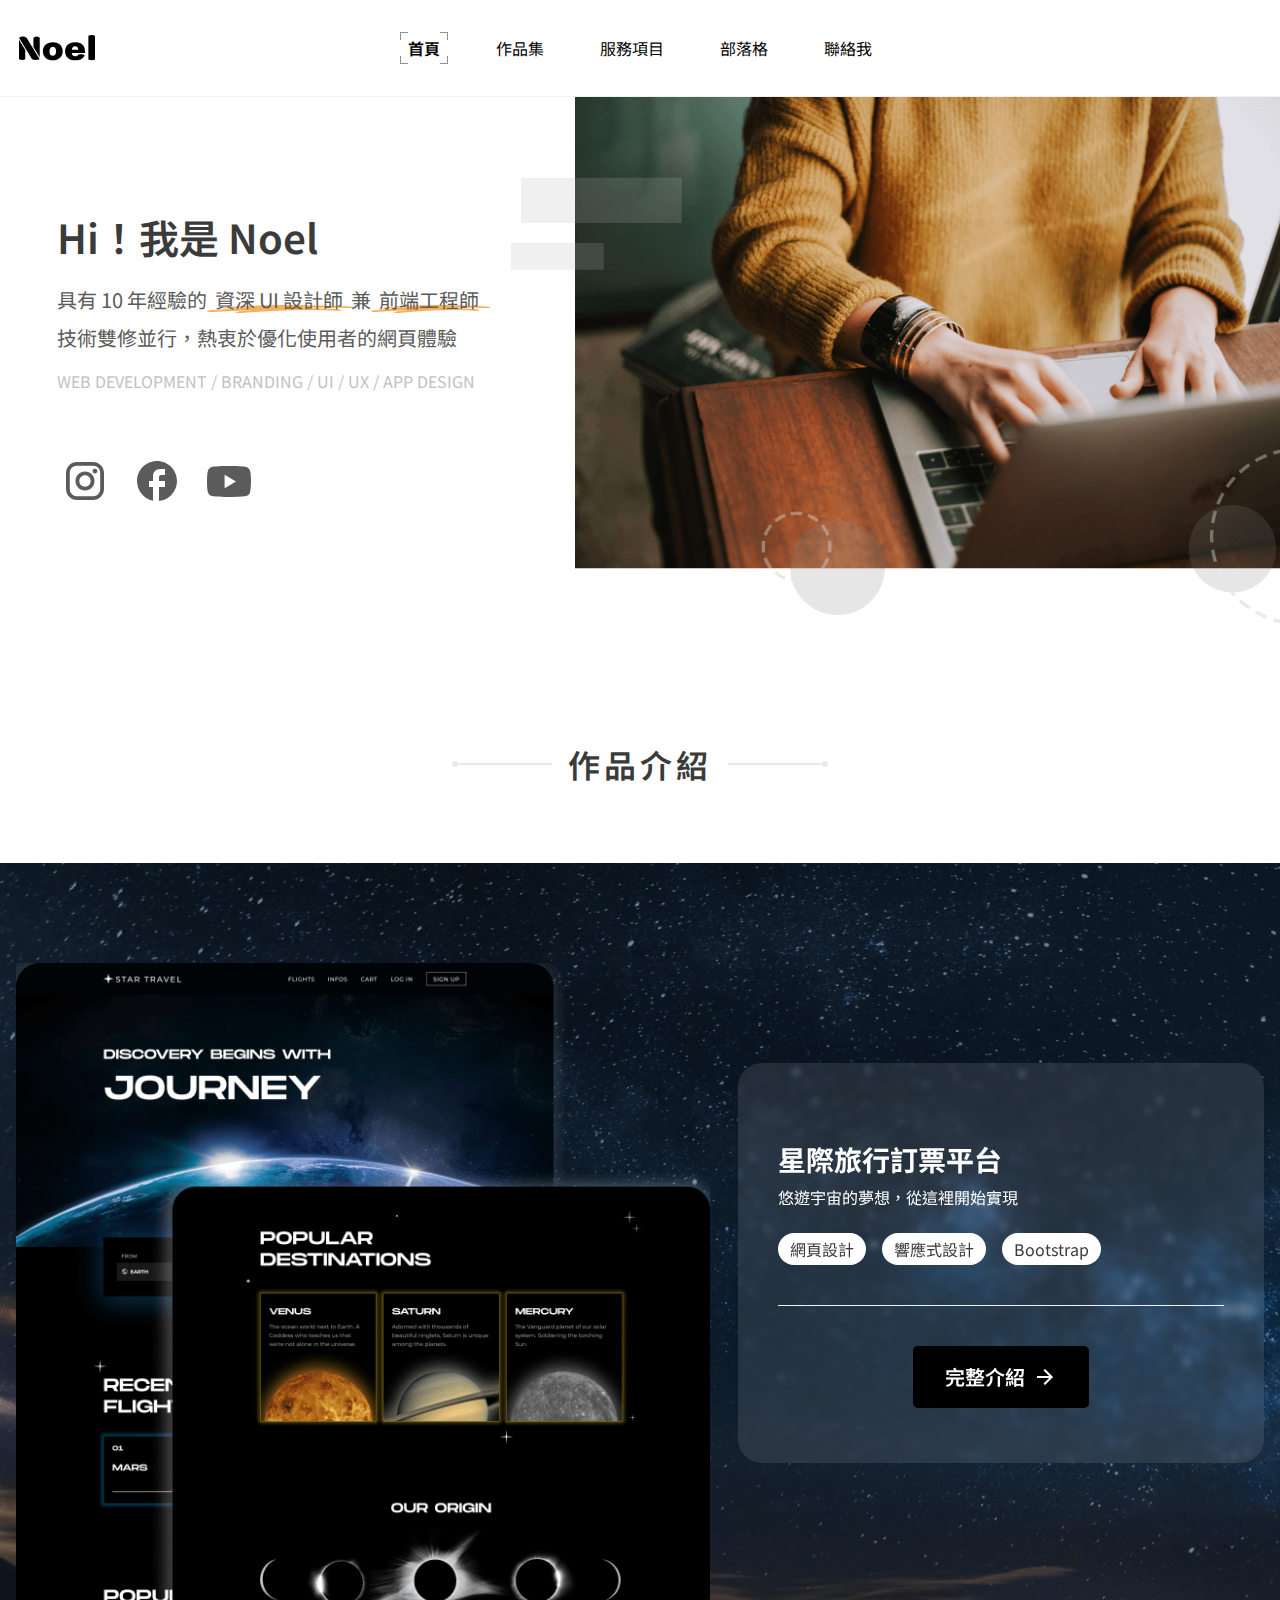
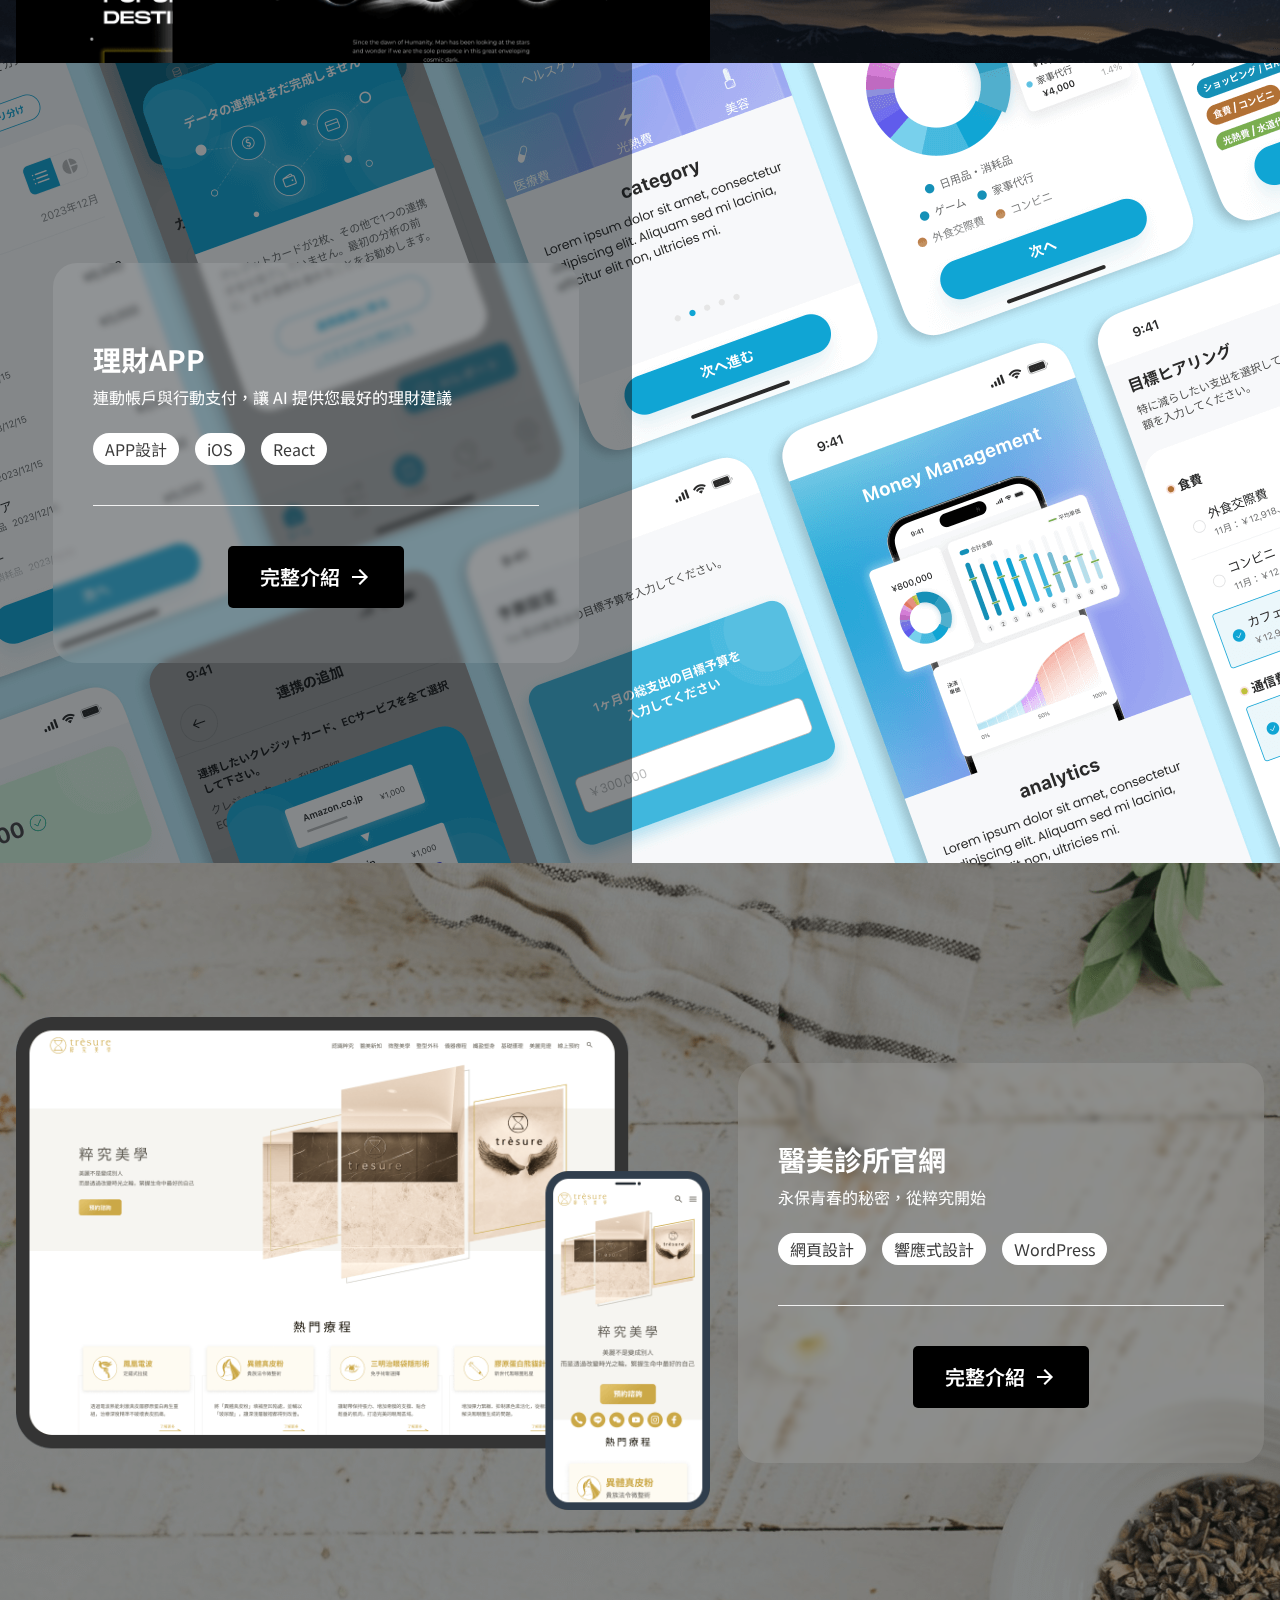
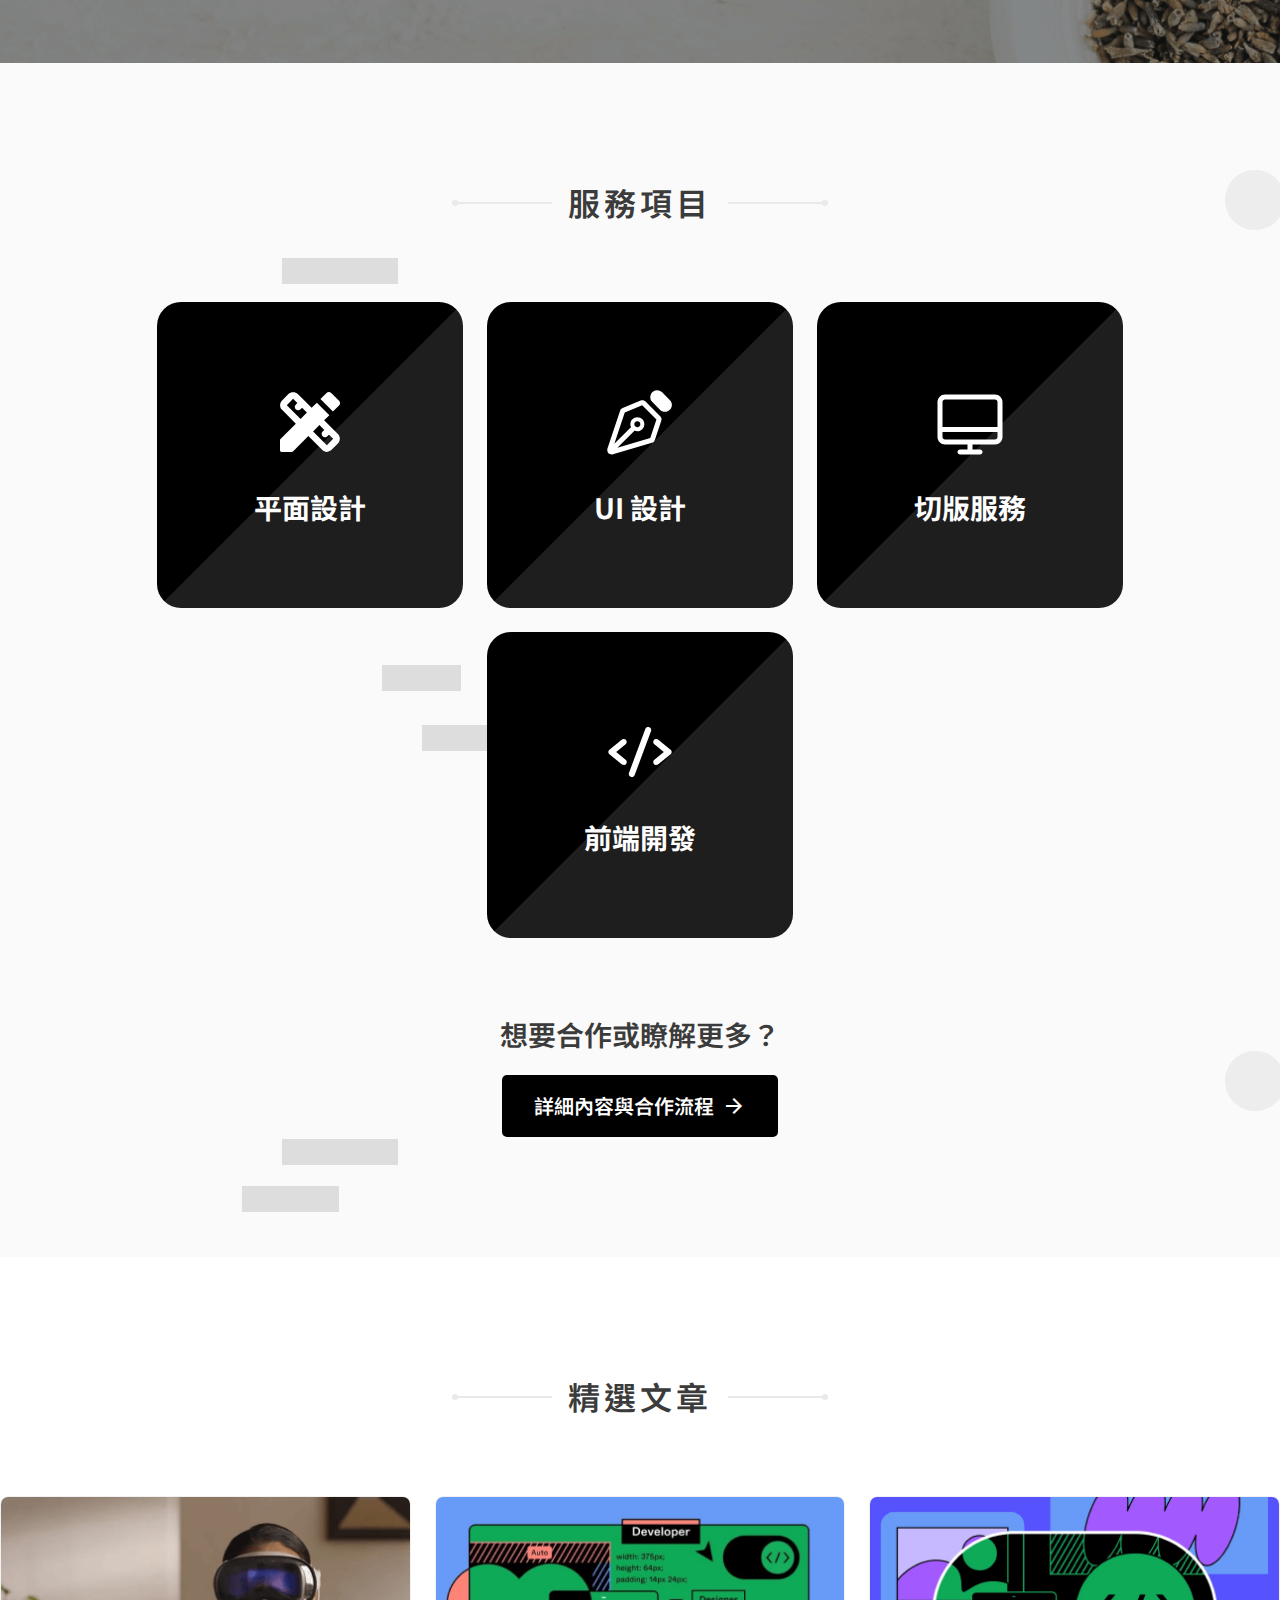
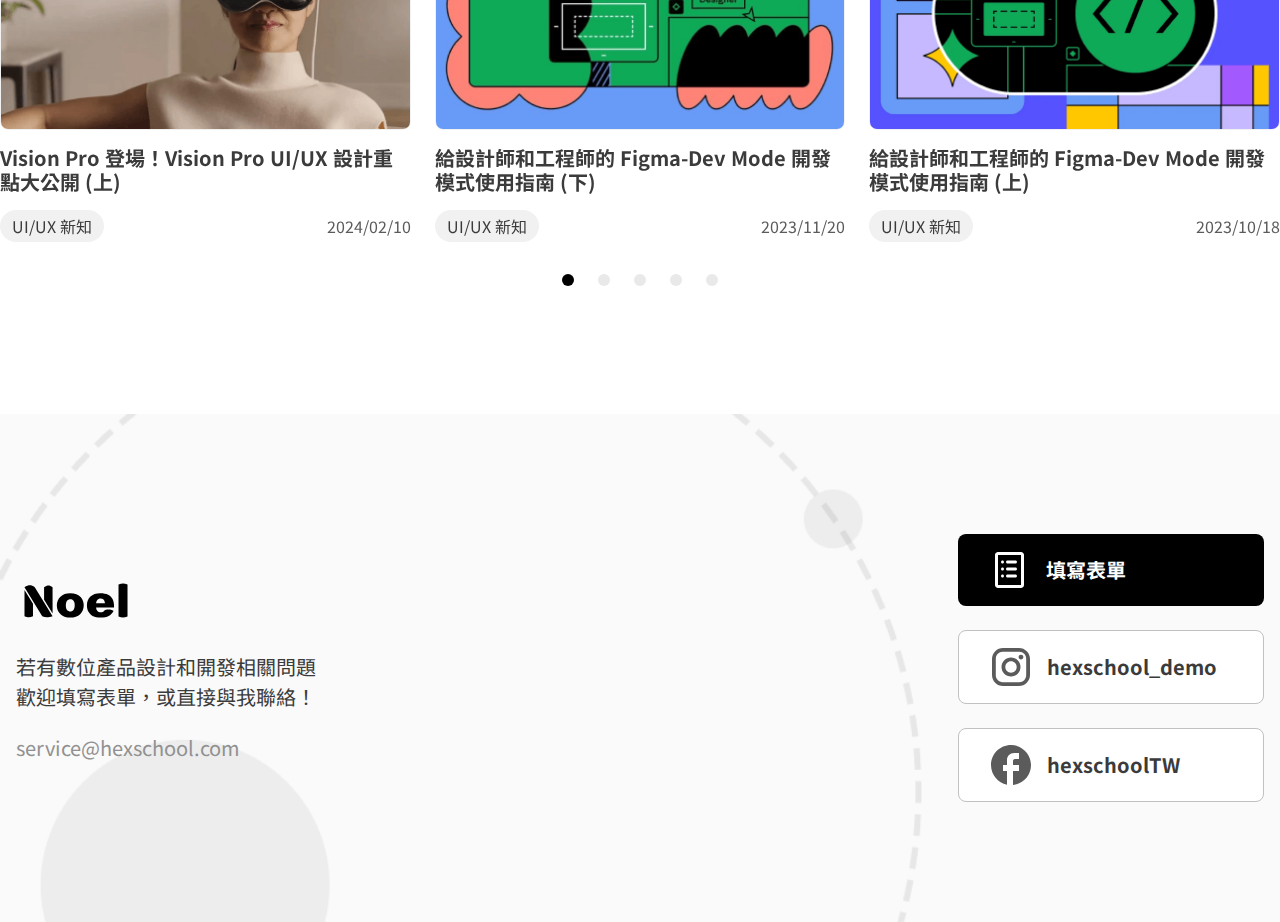
<file: index.html>
<!DOCTYPE html>
<html lang="en">

<head>
    <meta charset="UTF-8">
    <meta name="viewport" content="width=device-width, initial-scale=1.0">
    <title>Antonio | 熱愛前端的工程師</title>
    <link rel="stylesheet"
        href="https://fonts.googleapis.com/css2?family=Material+Symbols+Outlined:opsz,wght,FILL,GRAD@24,400,0,0" />
    <link rel="shortcut icon" href="./static/img/link-icon.png" type="image/x-icon">
    <link rel="stylesheet" href="https://cdn.jsdelivr.net/npm/swiper@11/swiper-bundle.min.css" />
    <link rel="stylesheet" href="./static/css/all.css">
</head>

<body>
    <div class="index-wrapper">
        <header class="header">
            <nav class="navbar container">
                <h1>
                    <a href="./index.html"><img src="./static//img/logo.svg" alt="Noel"></a>
                    <span class="hidden-text">Neol</span>
                </h1>
                <ul class="navbar-list">
                    <li class="navbar-item"><a class="navbar-link" href="./index.html">首頁</a></li>
                    <li class="navbar-item"><a class="navbar-link" href="./portfolio.html">作品集</a></li>
                    <li class="navbar-item"><a class="navbar-link" href="./service.html">服務項目</a></li>
                    <li class="navbar-item"><a class="navbar-link" href="./blog.html">部落格</a></li>
                    <li class="navbar-item"><a class="navbar-link" href="./contact.html">聯絡我</a></li>
                </ul>
                <button type="button" class="navbar-btn">
                    <span class="material-symbols-outlined menu">
                        menu
                    </span>
                    <span class="material-symbols-outlined closure close">
                        close
                    </span>
                </button>
            </nav>
        </header>
        <main>
            <section class="banner-container">
                <div class="content">
                    <div class="box">
                        <h2 class="banner-title">Hi！我是 Noel</h2>
                        <p class="fs-5">具有 10 年經驗的<span class="mark-section1">資深 UI 設計師</span>兼<span class="mark-section2">前端工程師</span></p>
                        <p class="fs-5">技術雙修並行，<span class="next-line">熱衷於優化使用者的網頁體驗</span></p>
                        <p class="skill fs-6">WEB DEVELOPMENT / BRANDING / UI / UX / APP DESIGN</p>
                        <ul class="social-container">
                            <li class="social-item">
                                <a href="#">
                                    <img src="./static/img/instagram.svg" alt="instagram 圖示">
                                </a>
                            </li>
                            <li class="social-item">
                                <a href="#">
                                    <img src="./static/img/facebook.svg" alt="facebook 圖示">
                                </a>
                            </li>
                            <li class="social-item">
                                <a href="#">
                                    <img src="./static/img/youtube.svg" alt="youtube 圖示">
                                </a>
                            </li>
                        </ul>
                    </div>
                </div>
                <div class="bg">
                    <picture>
                        <source srcset="./static/img/hero-sm.png" media="(max-width: 992px)">
                        <img src="./static/img/hero-lg.png" alt="背景圖">
                      </picture>
                </div>
            </section>
            <section class="works-container">
                <div class="title-container">
                    <h3 class="main-title title-lg">
                        <span class="title">作品介紹</span>
                    </h3>
                </div>
                <div class="card-group">
                    <div class="card travel">
                        <div class="card-box container">
                            <div class="bg">
                                <img src="./static/img/homepage-work1.png" alt="JOURNEY">
                            </div>
                            <div class="content-lg">
                                <h4 class="sub-title">星際旅行訂票平台</h4>
                                <p>悠遊宇宙的夢想，從這裡開始實現</p>
                                <ul class="tag-container">
                                    <li class="tag-item fs-6">網頁設計</li>
                                    <li class="tag-item fs-6">響應式設計</li>
                                    <li class="tag-item fs-6">Bootstrap</li>
                                </ul>
                                <div class="more-button-box">
                                    <a class="more btn-lg" href="#">完整介紹
                                        <span class="arrow material-symbols-outlined">
                                            arrow_forward
                                        </span>
                                    </a>
                                </div>
                            </div>
                        </div>
                        <div class="content-sm">
                            <h4 class="sub-title">星際旅行訂票平台</h4>
                            <p>悠遊宇宙的夢想，從這裡開始實現</p>
                            <ul class="tag-container">
                                <li class="tag-item fs-6">網頁設計</li>
                                <li class="tag-item fs-6">響應式設計</li>
                                <li class="tag-item fs-6">Bootstrap</li>
                            </ul>
                            <div class="more-button-box">
                                <a class="more btn-lg" href="#">完整介紹
                                    <span class="arrow material-symbols-outlined">
                                        arrow_forward
                                    </span>
                                </a>
                            </div>
                        </div>
                    </div>
                    <div class="card finance">
                        <div class="card-box container">
                            <div class="content-lg">
                                <h4 class="sub-title">理財APP</h4>
                                <p>連動帳戶與行動支付，讓 AI 提供您最好的理財建議</p>
                                <ul class="tag-container">
                                    <li class="tag-item fs-6">APP設計</li>
                                    <li class="tag-item fs-6">iOS</li>
                                    <li class="tag-item fs-6">React</li>
                                </ul>
                                <div class="more-button-box">
                                    <a class="more btn-lg" href="#">完整介紹
                                        <span class="arrow material-symbols-outlined">
                                            arrow_forward
                                        </span>
                                    </a>
                                </div>
                            </div>
                        </div>
                        <div class="content-sm">
                            <h4 class="sub-title">理財APP</h4>
                            <p>連動帳戶與行動支付， 讓 AI 提供您最好的理財建議</p>
                            <ul class="tag-container">
                                <li class="tag-item fs-6">APP設計</li>
                                <li class="tag-item fs-6">iOS</li>
                                <li class="tag-item fs-6">React</li>
                            </ul>
                            <div class="more-button-box">
                                <a class="more btn-lg" href="#">完整介紹
                                    <span class="arrow material-symbols-outlined">
                                        arrow_forward
                                    </span>
                                </a>
                            </div>
                        </div>
                    </div>
                    <div class="card aesthetics">
                        <div class="card-box container">
                            <div class="bg">
                                <img src="./static/img/homepage-work3.png" alt="JOURNEY">
                            </div>
                            <div class="content-lg">
                                <h4 class="sub-title">醫美診所官網</h4>
                                <p>永保青春的秘密，從粹究開始</p>
                                <ul class="tag-container">
                                    <li class="tag-item fs-6">網頁設計</li>
                                    <li class="tag-item fs-6">響應式設計</li>
                                    <li class="tag-item fs-6">ＷordPress</li>
                                </ul>
                                <div class="more-button-box">
                                    <a class="more btn-lg" href="#">完整介紹
                                        <span class="arrow material-symbols-outlined">
                                            arrow_forward
                                        </span>
                                    </a>
                                </div>
                            </div>
                        </div>
                        <div class="content-sm">
                            <h4 class="sub-title">醫美診所官網</h4>
                            <p>永保青春的秘密，從粹究開始</p>
                            <ul class="tag-container">
                                <li class="tag-item fs-6">網頁設計</li>
                                <li class="tag-item fs-6">響應式設計</li>
                                <li class="tag-item fs-6">ＷordPress</li>
                            </ul>
                            <div class="more-button-box">
                                <a class="more btn-lg" href="#">完整介紹
                                    <span class="arrow material-symbols-outlined">
                                        arrow_forward
                                    </span>
                                </a>
                            </div>
                        </div>
                    </div>
                </div>
            </section>
            <section class="service-container">
                <div class="title-container">
                    <h3 class="main-title title-lg">
                        <span class="title">服務項目</span>
                    </h3>
                </div>
                <ul class="service-group">
                    <li class="service-item">
                        <img class="sub-img" src="./static/img/service-item-visual.svg" alt="service-icon">
                        <h4 class="sub-title">平面設計</h4>
                    </li>
                    <li class="service-item">
                        <img class="sub-img" src="./static/img/service-item-ui.svg" alt="service-icon">
                        <h4 class="sub-title">UI 設計</h4>
                    </li>
                    <li class="service-item">
                        <img class="sub-img" src="./static/img/service-item-html&css.svg" alt="service-icon">
                        <h4 class="sub-title">切版服務</h4>
                    </li>
                    <li class="service-item">
                        <img class="sub-img" src="./static/img/service-item-front-end.svg" alt="service-icon">
                        <h4 class="sub-title">前端開發</h4>
                    </li>
                </ul>
                <div class="more-container">
                    <p class="more-text">想要合作或瞭解更多？</p>
                    <div class="more-button-box service-button-box">
                        <a class="more btn-lg" href="#">詳細內容與合作流程
                            <span class="arrow material-symbols-outlined">
                                arrow_forward
                            </span>
                        </a>
                    </div>
                </div>
            </section>
            <section class="articles">
                <div class="title-container">
                    <h3 class="main-title title-lg">
                        <span class="title">精選文章</span>
                    </h3>
                </div>
                <div class="swiper article-swiper-container">
                    <div class="swiper-wrapper">
                        <div class="swiper-slide">
                            <div class="bg">
                                <img src="./static/img/article-image1.png"
                                    alt="Vision Pro 登場！Vision Pro UI/UX 設計重點大公開 (上)">
                            </div>
                            <div class="content">
                                <h4 class="title">Vision Pro 登場！Vision Pro UI/UX 設計重點大公開 (上)</h4>
                                <div class="tag-container">
                                    <span class="tag fs-6">UI/UX 新知</span>
                                    <span class="date fs-6">2024/02/10</span>
                                </div>
                            </div>
                        </div>
                        <div class="swiper-slide">
                            <div class="bg">
                                <img src="./static/img/article-image2.png" alt="給設計師和工程師的 Figma-Dev Mode 開發模式使用指南 (下)">
                            </div>
                            <div class="content">
                                <h4 class="title">給設計師和工程師的 Figma-Dev Mode 開發模式使用指南 (下)</h4>
                                <div class="tag-container">
                                    <span class="tag fs-6">UI/UX 新知</span>
                                    <span class="date fs-6">2023/11/20</span>
                                </div>
                            </div>
                        </div>
                        <div class="swiper-slide">
                            <div class="bg">
                                <img src="./static/img/article-image3.png" alt="給設計師和工程師的 Figma-Dev Mode 開發模式使用指南 (上)">
                            </div>
                            <div class="content">
                                <h4 class="title">給設計師和工程師的 Figma-Dev Mode 開發模式使用指南 (上)</h4>
                                <div class="tag-container">
                                    <span class="tag fs-6">UI/UX 新知</span>
                                    <span class="date fs-6">2023/10/18</span>
                                </div>
                            </div>
                        </div>
                        <div class="swiper-slide">
                            <div class="bg">
                                <img src="./static/img/article-image4.png" alt="虛擬實境 (VR) 介面設計對使用者沈浸感影響的研究">
                            </div>
                            <div class="content">
                                <h4 class="title">虛擬實境 (VR) 介面設計對使用者沈浸感影響的研究</h4>
                                <div class="tag-container">
                                    <span class="tag fs-6">數位產品設計</span>
                                    <span class="date fs-6">2023/09/20</span>
                                </div>
                            </div>
                        </div>
                        <div class="swiper-slide">
                            <div class="bg">
                                <img src="./static/img/article-image5.png" alt="想打到目標受眾？先讓設計師跟你都瞭解他們痛在哪！">
                            </div>
                            <div class="content">
                                <h4 class="title">想打到目標受眾？先讓設計師跟你都瞭解他們痛在哪！</h4>
                                <div class="tag-container">
                                    <span class="tag fs-6">數位產品設計</span>
                                    <span class="date fs-6">2023/08/10</span>
                                </div>
                            </div>
                        </div>
                        <div class="swiper-slide">
                            <div class="bg">
                                <img src="./static/img/article-image6.png" alt="React vs. Vue，哪種前端框架比較好用？從三大面向談起">
                            </div>
                            <div class="content">
                                <h4 class="title">React vs. Vue，哪種前端框架比較好用？從三大面向談起</h4>
                                <div class="tag-container">
                                    <span class="tag fs-6">前端開發</span>
                                    <span class="date fs-6">2023/07/03</span>
                                </div>
                            </div>
                        </div>
                        <div class="swiper-slide">
                            <div class="bg">
                                <img src="./static/img/article-image7.png" alt="Vision Pro 來了！UIUX 設計師的未來在哪裡？">
                            </div>
                            <div class="content">
                                <h4 class="title">Vision Pro 來了！UIUX 設計師的未來在哪裡？</h4>
                                <div class="tag-container">
                                    <span class="tag fs-6">UI/UX 新知</span>
                                    <span class="date fs-6">2023/07/10</span>
                                </div>
                            </div>
                        </div>
                    </div>
                    <div class="swiper-pagination"></div>
                </div>
            </section>
        </main>
        <footer class="footer">
            <div class="content-container container">
                <div class="content">
                    <a href="#"><img class="logo" src="./static/img/logo.svg" alt="logo"></a>
                    <h4 class="fs-5 content-text">若有數位產品設計和開發相關問題</h4>
                    <h4 class="fs-5 content-text">歡迎填寫表單，或直接與我聯絡！</h4>
                    <a class="h5 email-text" href="mailto:service@hexschool.com">service@hexschool.com</a>
                </div>
                <ul class="contact-list">
                    <li class="contact-item active">
                        <img src=".//static/img/list.svg" alt="list">
                        <a class="contact-text" href="#">填寫表單</a>
                    </li>
                    <li class="contact-item">
                        <img src=".//static/img/instagram.svg" alt="instagram">
                        <a class="contact-text" href="#">hexschool_demo</a>
                    </li>
                    <li class="contact-item">
                        <img src=".//static/img/facebook.svg" alt="facebook">
                        <a class="contact-text" href="#">hexschoolTW</a>
                    </li>
                </ul>
            </div>
        </footer>
    </div>
    <script src="https://cdn.jsdelivr.net/npm/swiper@11/swiper-bundle.min.js"></script>
    <script src="https://cdnjs.cloudflare.com/ajax/libs/jquery/3.7.1/jquery.min.js"></script>
    <script src="./static/js/swiper.js"></script>
    <script src="./static/js/index.js"></script>
</body>

</html>
</file>
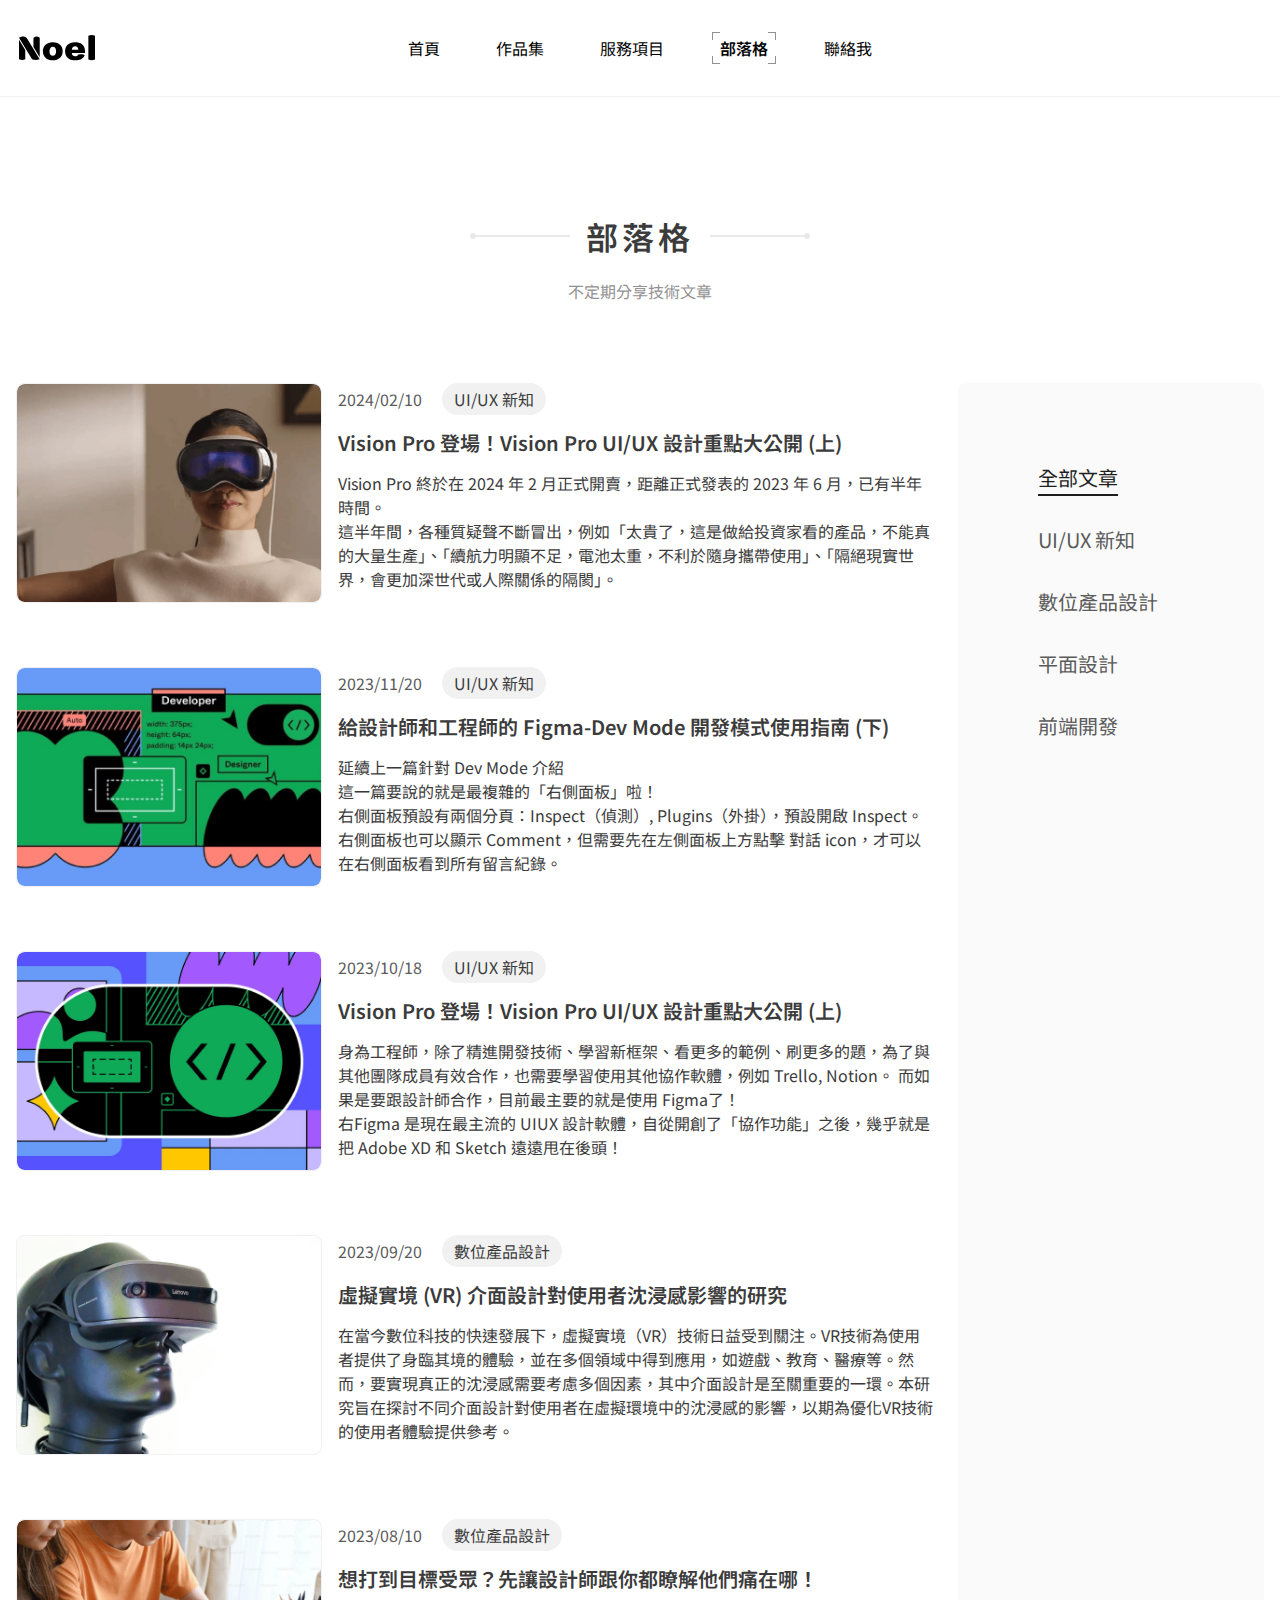
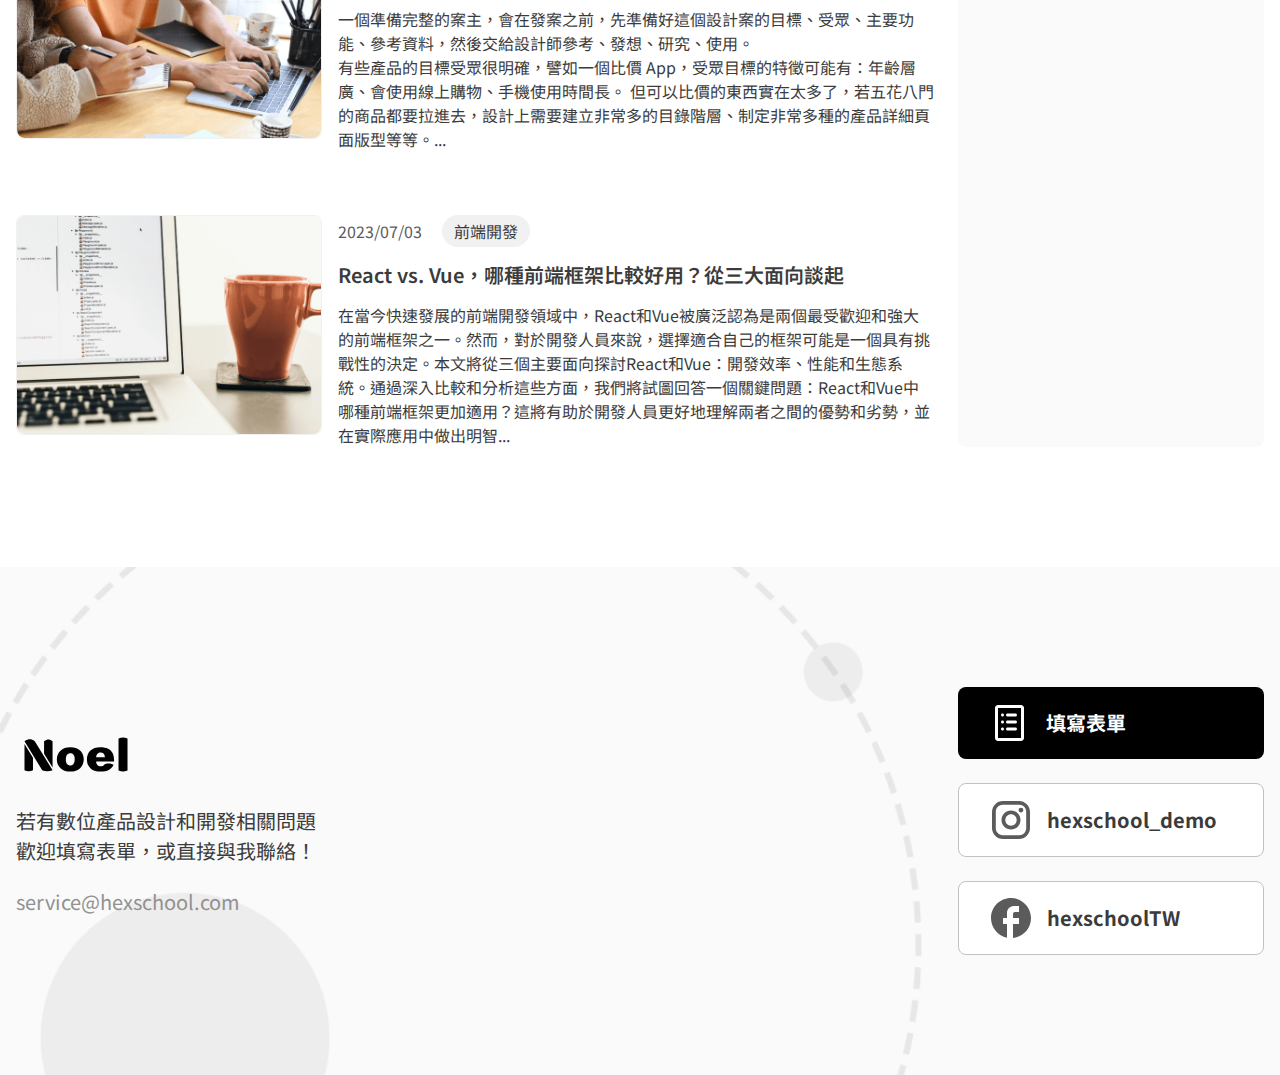
<file: blog.html>
<!DOCTYPE html>
<html lang="en">

<head>
    <meta charset="UTF-8">
    <meta name="viewport" content="width=device-width, initial-scale=1.0">
    <title>Antonio | 熱愛前端的工程師</title>
    <link rel="stylesheet"
        href="https://fonts.googleapis.com/css2?family=Material+Symbols+Outlined:opsz,wght,FILL,GRAD@24,400,0,0" />
    <link rel="shortcut icon" href="./static/img/link-icon.png" type="image/x-icon">
    <link rel="stylesheet" href="https://cdn.jsdelivr.net/npm/swiper@11/swiper-bundle.min.css" />
    <link rel="stylesheet" href="./static/css/all.css">
</head>

<body>
    <div class="blog-wrapper">
        <header class="header">
            <nav class="navbar container">
                <h1>
                    <a href="./index.html"><img src="./static//img/logo.svg" alt="Noel"></a>
                    <span class="hidden-text">Neol</span>
                </h1>
                <ul class="navbar-list">
                    <li class="navbar-item"><a class="navbar-link" href="./index.html">首頁</a></li>
                    <li class="navbar-item"><a class="navbar-link" href="./portfolio.html">作品集</a></li>
                    <li class="navbar-item"><a class="navbar-link" href="./service.html">服務項目</a></li>
                    <li class="navbar-item"><a class="navbar-link" href="./blog.html">部落格</a></li>
                    <li class="navbar-item"><a class="navbar-link" href="./contact.html">聯絡我</a></li>
                </ul>
                <button type="button" class="navbar-btn">
                    <span class="material-symbols-outlined menu">
                        menu
                    </span>
                    <span class="material-symbols-outlined closure close">
                        close
                    </span>
                </button>
            </nav>
        </header>
        <main>
            <section class="blog-container">
                <div class="title-container">
                    <h3 class="main-title title-lg">
                        <span class="title">部落格</span>
                    </h3>
                    <h4 class="sub-title fs-6">不定期分享技術文章</h4>
                </div>
                <div class="article-container container">
                    <div class="article-content-group">
                        <div class="card">
                            <div class="bg">
                                <img src="./static/img/article-image1.png"
                                    alt="Vision Pro 登場！Vision Pro UI/UX 設計重點大公開 (上)">
                            </div>
                            <div class="card-content">
                                <div class="card-info">
                                    <span class="date fs-6">2024/02/10</span>
                                    <span class="tag fs-6">UI/UX 新知</span>
                                </div>
                                <h5 class="card-title">Vision Pro 登場！Vision Pro UI/UX 設計重點大公開 (上)</h5>
                                <p class="fs-6">
                                    <span class="main-content">Vision Pro 終於在 2024 年 2 月正式開賣，距離正式發表的 2023 年 6 月，已有半年時間。<br></span>
                                    <span class="sub-content">這半年間，各種質疑聲不斷冒出，例如「太貴了，這是做給投資家看的產品，不能真的大量生產」、「續航力明顯不足，電池太重，不利於隨身攜帶使用」、「隔絕現實世界，會更加深世代或人際關係的隔閡」。</span>
                                </p>
                            </div>
                        </div>
                        <div class="card">
                            <div class="bg">
                                <img src="./static/img/article-image2.png" alt="給設計師和工程師的 Figma-Dev Mode 開發模式使用指南 (下)">
                            </div>
                            <div class="card-content">
                                <div class="card-info">
                                    <span class="date fs-6">2023/11/20</span>
                                    <span class="tag fs-6">UI/UX 新知</span>
                                </div>
                                <h5 class="card-title">給設計師和工程師的 Figma-Dev Mode 開發模式使用指南 (下)</h5>
                                <p class="fs-6">
                                    <span class="main-content">延續上一篇針對 Dev Mode 介紹<br>這一篇要說的就是最複雜的「右側面板」啦！<br></span>
                                    <span class="sub-content">右側面板預設有兩個分頁：Inspect（偵測）, Plugins（外掛），預設開啟 Inspect。右側面板也可以顯示 Comment，但需要先在左側面板上方點擊 對話 icon，才可以在右側面板看到所有留言紀錄。</span>
                                </p>
                            </div>
                        </div>
                        <div class="card">
                            <div class="bg">
                                <img src="./static/img/article-image3.png" alt="給設計師和工程師的 Figma-Dev Mode 開發模式使用指南 (上)">
                            </div>
                            <div class="card-content">
                                <div class="card-info">
                                    <span class="date fs-6">2023/10/18</span>
                                    <span class="tag fs-6">UI/UX 新知</span>
                                </div>
                                <h5 class="card-title">Vision Pro 登場！Vision Pro UI/UX 設計重點大公開 (上)</h5>
                                <p class="fs-6">
                                    <span class="main-content">身為工程師，除了精進開發技術、學習新框架、看更多的範例、刷更多的題，為了與其他團隊成員有效合作，也需要學習使用其他協作軟體，例如 Trello, Notion。 而如果是要跟設計師合作，目前最主要的就是使用 Figma了！<br></span>
                                    <span class="sub-content">右Figma 是現在最主流的 UIUX 設計軟體，自從開創了「協作功能」之後，幾乎就是把 Adobe XD 和 Sketch 遠遠甩在後頭！</span>
                                </p>
                            </div>
                        </div>
                        <div class="card">
                            <div class="bg">
                                <img src="./static/img/article-image4.png" alt="虛擬實境 (VR) 介面設計對使用者沈浸感影響的研究">
                            </div>
                            <div class="card-content">
                                <div class="card-info">
                                    <span class="date fs-6">2023/09/20</span>
                                    <span class="tag fs-6">數位產品設計</span>
                                </div>
                                <h5 class="card-title">虛擬實境 (VR) 介面設計對使用者沈浸感影響的研究</h5>
                                <p class="fs-6">
                                    <span class="main-content">在當今數位科技的快速發展下，虛擬實境（VR）技術日益受到關注。VR技術為使用者提供了身臨其境的體驗，並在多個領域中得到應用，如遊戲、教育、醫療等。然而，要實現真正的沈浸感需要考慮多個因素，其中介面設計是至關重要的一環。本研究旨在探討不同介面設計對使用者在虛擬環境中的沈浸感的影響，以期為優化VR技術的使用者體驗提供參考。</span>
                                </p>
                            </div>
                        </div>
                        <div class="card">
                            <div class="bg">
                                <img src="./static/img/article-image5.png"
                                    alt="Vision Pro 登場！Vision Pro UI/UX 設計重點大公開 (上)">
                            </div>
                            <div class="card-content">
                                <div class="card-info">
                                    <span class="date fs-6">2023/08/10</span>
                                    <span class="tag fs-6">數位產品設計</span>
                                </div>
                                <h5 class="card-title">想打到目標受眾？先讓設計師跟你都瞭解他們痛在哪！</h5>
                                <p class="fs-6">
                                    <span class="main-content four-lines">一個準備完整的案主，會在發案之前，先準備好這個設計案的目標、受眾、主要功能、參考資料，然後交給設計師參考、發想、研究、使用。<br></span>
                                    <span class="sub-content">有些產品的目標受眾很明確，譬如一個比價 App，受眾目標的特徵可能有：年齡層廣、會使用線上購物、手機使用時間長。 但可以比價的東西實在太多了，若五花八門的商品都要拉進去，設計上需要建立非常多的目錄階層、制定非常多種的產品詳細頁面版型等等。...</span>
                                </p>
                            </div>
                        </div>
                        <div class="card">
                            <div class="bg">
                                <img src="./static/img/article-image6.png"
                                    alt="Vision Pro 登場！Vision Pro UI/UX 設計重點大公開 (上)">
                            </div>
                            <div class="card-content">
                                <div class="card-info">
                                    <span class="date fs-6">2023/07/03</span>
                                    <span class="tag fs-6">前端開發</span>
                                </div>
                                <h5 class="card-title">React vs. Vue，哪種前端框架比較好用？從三大面向談起</h5>
                                <p class="fs-6">
                                    <span class="main-content">在當今快速發展的前端開發領域中，React和Vue被廣泛認為是兩個最受歡迎和強大的前端框架之一。然而，對於開發人員來說，選擇適合自己的框架可能是一個具有挑戰性的決定。本文將從三個主要面向探討React和Vue：開發效率、性能和生態系統。通過深入比較和分析這些方面，我們將試圖回答一個關鍵問題：React和Vue中哪種前端框架更加適用？這將有助於開發人員更好地理解兩者之間的優勢和劣勢，並在實際應用中做出明智...</span>
                                </p>
                            </div>
                        </div>
                    </div>
                    <div class="article-aside">
                        <ul class="menu-group">
                            <li data-filter="全部文章" class="menu-item active" ><a href="#" class="fs-5">全部文章</a></li>
                            <li data-filter="UI/UX 新知" class="menu-item"><a href="#" class="fs-5">UI/UX 新知</a></li>
                            <li data-filter="數位產品設計" class="menu-item"><a href="#" class="fs-5">數位產品設計</a></li>
                            <li data-filter="平面設計" class="menu-item"><a href="#" class="fs-5">平面設計</a></li>
                            <li data-filter="前端開發" class="menu-item"><a href="#" class="fs-5">前端開發</a></li>
                        </ul>
                    </div>
                </div>
            </section>
        </main>
        <footer class="footer">
            <div class="content-container container">
                <div class="content">
                    <a href="#"><img class="logo" src="./static/img/logo.svg" alt="logo"></a>
                    <h4 class="fs-5 content-text">若有數位產品設計和開發相關問題</h4>
                    <h4 class="fs-5 content-text">歡迎填寫表單，或直接與我聯絡！</h4>
                    <a class="h5 email-text" href="mailto:service@hexschool.com">service@hexschool.com</a>
                </div>
                <ul class="contact-list">
                    <li class="contact-item active">
                        <img src=".//static/img/list.svg" alt="list">
                        <a class="contact-text" href="#">填寫表單</a>
                    </li>
                    <li class="contact-item">
                        <img src=".//static/img/instagram.svg" alt="instagram">
                        <a class="contact-text" href="#">hexschool_demo</a>
                    </li>
                    <li class="contact-item">
                        <img src=".//static/img/facebook.svg" alt="facebook">
                        <a class="contact-text" href="#">hexschoolTW</a>
                    </li>
                </ul>
            </div>
        </footer>
    </div>
    <script src="https://cdn.jsdelivr.net/npm/swiper@11/swiper-bundle.min.js"></script>
    <script src="https://cdnjs.cloudflare.com/ajax/libs/jquery/3.7.1/jquery.min.js"></script>
    <script src="./static/js/swiper.js"></script>
    <script src="./static/js/index.js"></script>
</body>

</html>
</file>
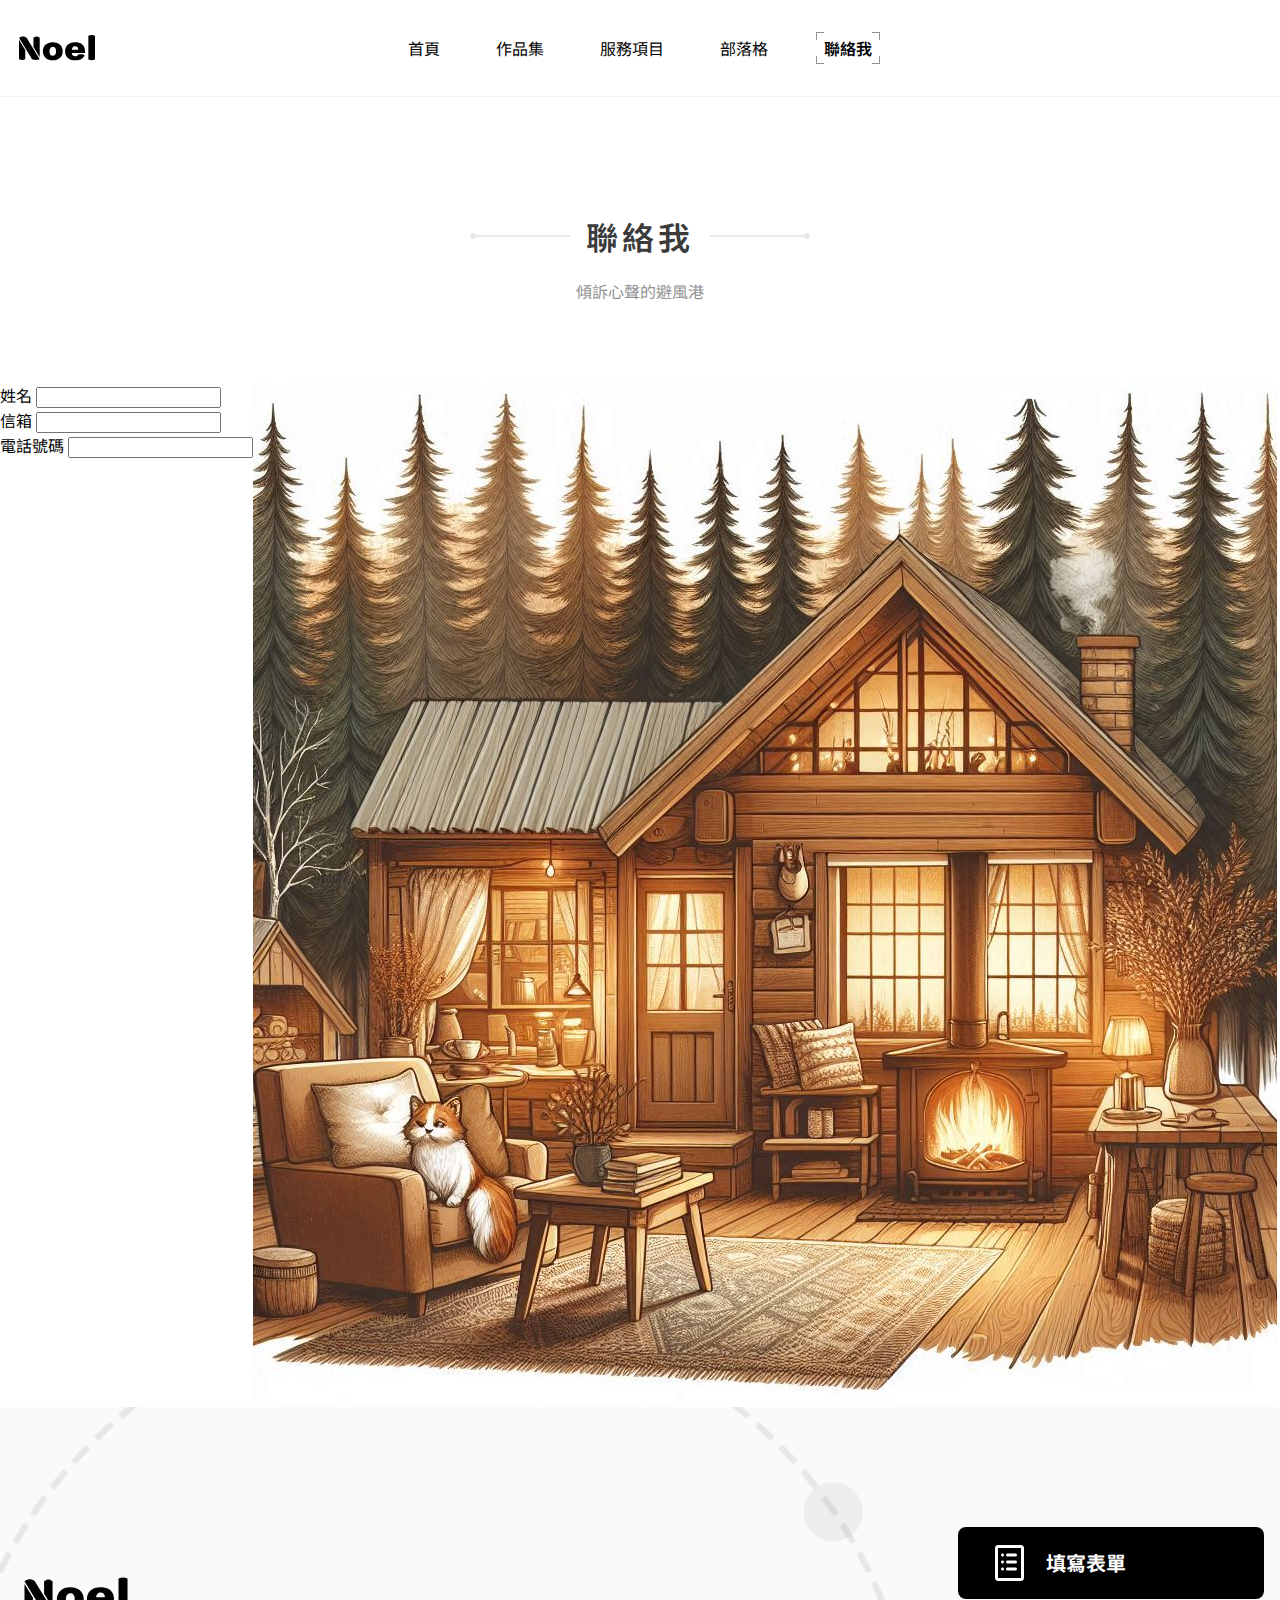
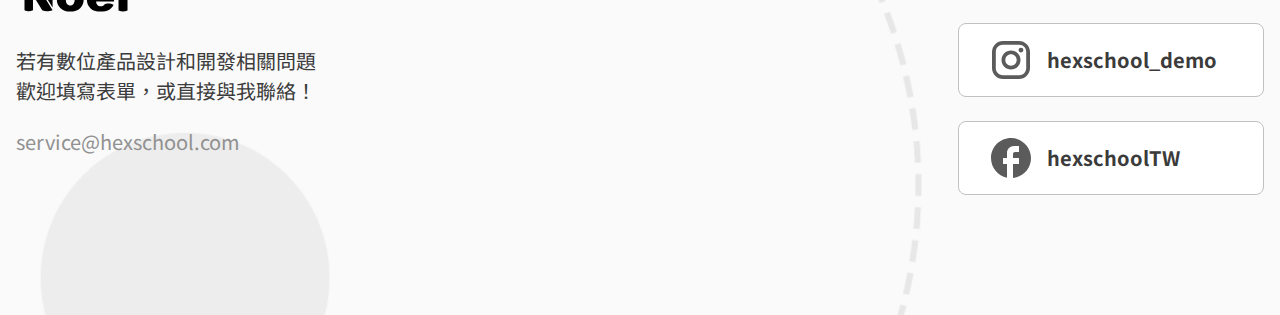
<file: contact.html>
<!DOCTYPE html>
<html lang="en">

<head>
    <meta charset="UTF-8">
    <meta name="viewport" content="width=device-width, initial-scale=1.0">
    <title>Antonio | 熱愛前端的工程師</title>
    <link rel="stylesheet"
        href="https://fonts.googleapis.com/css2?family=Material+Symbols+Outlined:opsz,wght,FILL,GRAD@24,400,0,0" />
    <link rel="shortcut icon" href="./static/img/link-icon.png" type="image/x-icon">
    <link rel="stylesheet" href="https://cdn.jsdelivr.net/npm/swiper@11/swiper-bundle.min.css" />
    <link rel="stylesheet" href="./static/css/all.css">
</head>

<body>
    <div class="contact-wrapper">
        <header class="header">
            <nav class="navbar container">
                <h1>
                    <a href="./index.html"><img src="./static//img/logo.svg" alt="Noel"></a>
                    <span class="hidden-text">Neol</span>
                </h1>
                <ul class="navbar-list">
                    <li class="navbar-item"><a class="navbar-link" href="./index.html">首頁</a></li>
                    <li class="navbar-item"><a class="navbar-link" href="./portfolio.html">作品集</a></li>
                    <li class="navbar-item"><a class="navbar-link" href="./service.html">服務項目</a></li>
                    <li class="navbar-item"><a class="navbar-link" href="./blog.html">部落格</a></li>
                    <li class="navbar-item"><a class="navbar-link" href="./contact.html">聯絡我</a></li>
                </ul>
                <button type="button" class="navbar-btn">
                    <span class="material-symbols-outlined menu">
                        menu
                    </span>
                    <span class="material-symbols-outlined closure close">
                        close
                    </span>
                </button>
            </nav>
        </header>
        <main>
            <section class="contact-container">
                <div class="title-container">
                    <h3 class="main-title title-lg">
                        <span class="title">聯絡我</span>
                    </h3>
                    <h4 class="sub-title fs-6">傾訴心聲的避風港</h4>
                </div>
                <div class="contact-info container">
                    <form>
                        <div class="input-group">
                            <label for="name">姓名</label>
                            <input id="name" type="text">
                        </div>
                        <div class="input-group">
                            <label for="eamil">信箱</label>
                            <input id="eamil" type="eamil">
                        </div>
                        <div class="input-group">
                            <label for="phone">電話號碼</label>
                            <input id="phone" type="tel">
                        </div>
                    </form>
                    <div class="bg">
                        <img src="./static/img/home.jpeg" alt="傾訴心聲的避風港">
                    </div>
                </div>
            </section>
        </main>
        <footer class="footer">
            <div class="content-container container">
                <div class="content">
                    <a href="#"><img class="logo" src="./static/img/logo.svg" alt="logo"></a>
                    <h4 class="fs-5 content-text">若有數位產品設計和開發相關問題</h4>
                    <h4 class="fs-5 content-text">歡迎填寫表單，或直接與我聯絡！</h4>
                    <a class="h5 email-text" href="mailto:service@hexschool.com">service@hexschool.com</a>
                </div>
                <ul class="contact-list">
                    <li class="contact-item active">
                        <img src=".//static/img/list.svg" alt="list">
                        <a class="contact-text" href="#">填寫表單</a>
                    </li>
                    <li class="contact-item">
                        <img src=".//static/img/instagram.svg" alt="instagram">
                        <a class="contact-text" href="#">hexschool_demo</a>
                    </li>
                    <li class="contact-item">
                        <img src=".//static/img/facebook.svg" alt="facebook">
                        <a class="contact-text" href="#">hexschoolTW</a>
                    </li>
                </ul>
            </div>
        </footer>
    </div>
    <script src="https://cdn.jsdelivr.net/npm/swiper@11/swiper-bundle.min.js"></script>
    <script src="https://cdnjs.cloudflare.com/ajax/libs/jquery/3.7.1/jquery.min.js"></script>
    <script src="./static/js/swiper.js"></script>
    <script src="./static/js/index.js"></script>
</body>

</html>
</file>
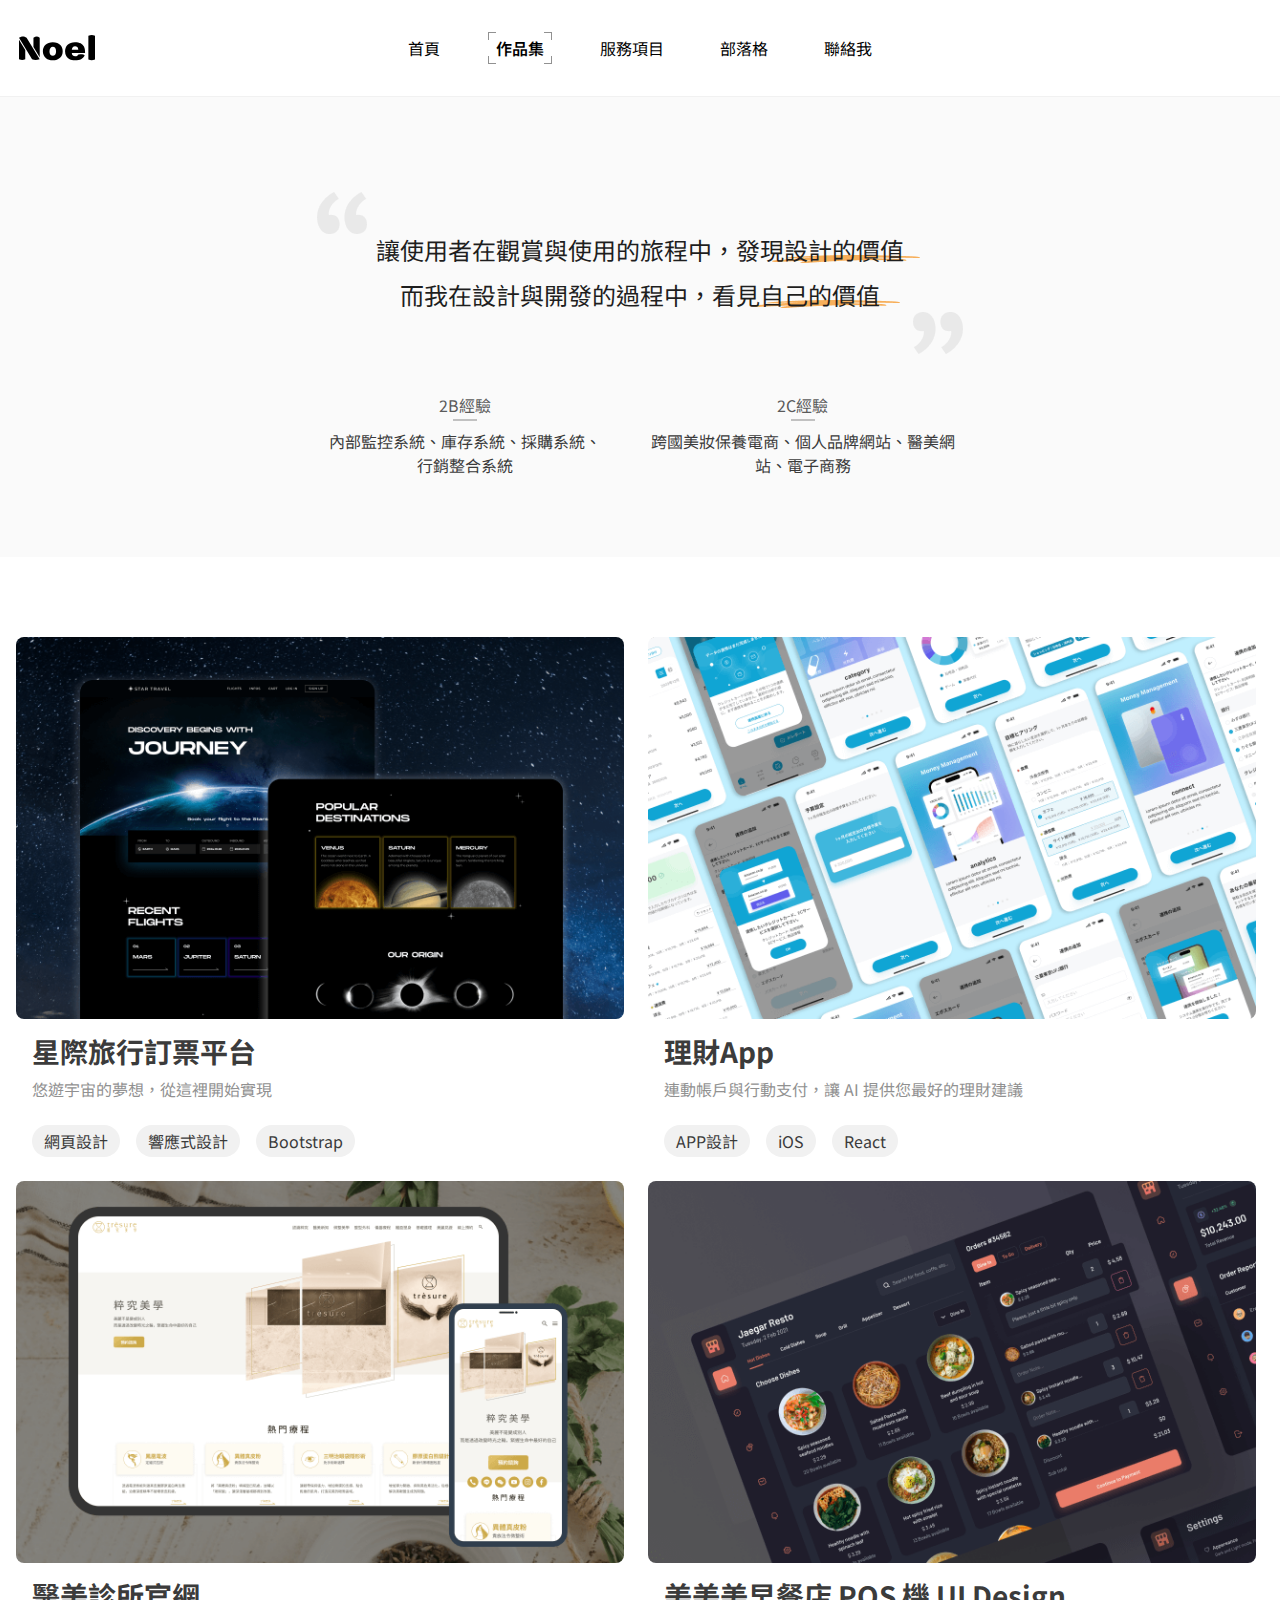
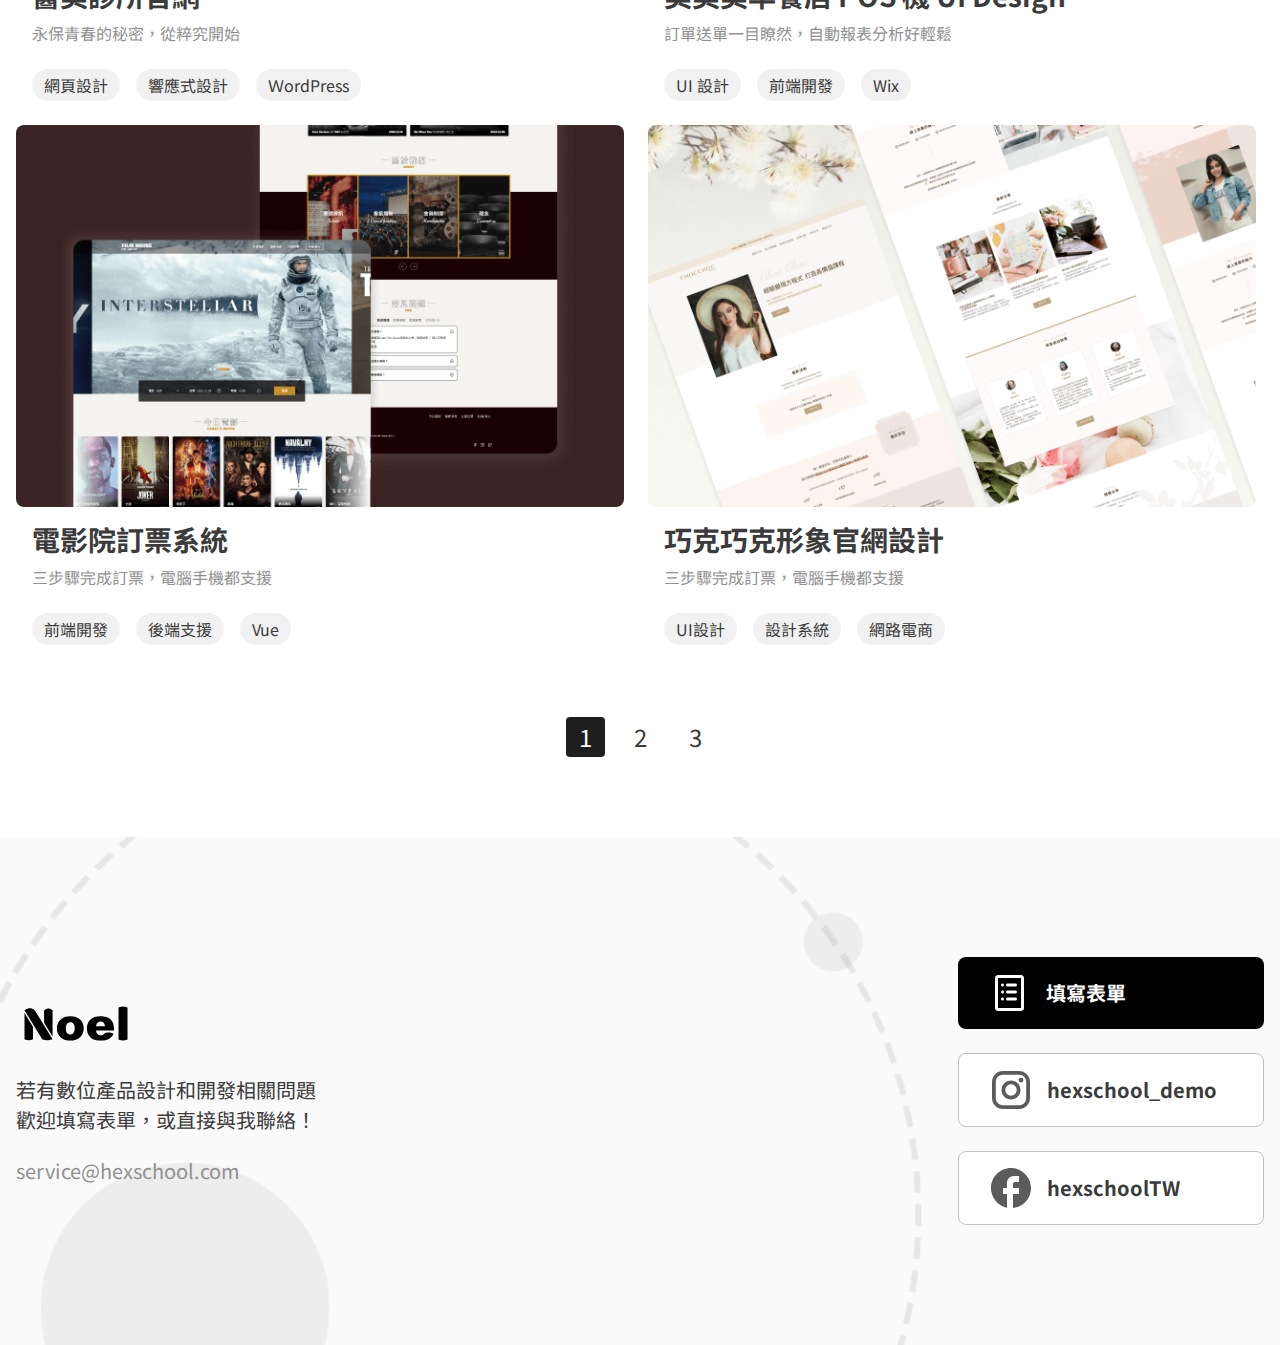
<file: portfolio.html>
<!DOCTYPE html>
<html lang="en">

<head>
    <meta charset="UTF-8">
    <meta name="viewport" content="width=device-width, initial-scale=1.0">
    <title>Antonio | 熱愛前端的工程師</title>
    <link rel="stylesheet"
        href="https://fonts.googleapis.com/css2?family=Material+Symbols+Outlined:opsz,wght,FILL,GRAD@24,400,0,0" />
    <link rel="shortcut icon" href="./static/img/link-icon.png" type="image/x-icon">
    <link rel="stylesheet" href="https://cdn.jsdelivr.net/npm/swiper@11/swiper-bundle.min.css" />
    <link rel="stylesheet" href="./static/css/all.css">
</head>

<body>
    <div class="portfolio-wrapper">
        <header class="header">
            <nav class="navbar container">
                <h1>
                    <a href="./index.html"><img src="./static//img/logo.svg" alt="Noel"></a>
                    <span class="hidden-text">Neol</span>
                </h1>
                <ul class="navbar-list">
                    <li class="navbar-item"><a class="navbar-link" href="./index.html">首頁</a></li>
                    <li class="navbar-item"><a class="navbar-link" href="./portfolio.html">作品集</a></li>
                    <li class="navbar-item"><a class="navbar-link" href="./service.html">服務項目</a></li>
                    <li class="navbar-item"><a class="navbar-link" href="./blog.html">部落格</a></li>
                    <li class="navbar-item"><a class="navbar-link" href="./contact.html">聯絡我</a></li>
                </ul>
                <button type="button" class="navbar-btn">
                    <span class="material-symbols-outlined menu">
                        menu
                    </span>
                    <span class="material-symbols-outlined closure close">
                        close
                    </span>
                </button>
            </nav>
        </header>
        <main>
            <section class="banner-container">
                <div class="main-title">
                    <img class="top-comma"
                        src="./static/img/quote-right.png"
                        alt="逗號往上圖示">
                    <h2 class="main-title-content h4">讓使用者在觀賞與使用的旅程中，<span class="mark mark-section1">發現設計的價值</span></h2>
                    <h2 class="main-title-content h4">而我在設計與開發的過程中，<span class="mark mark-section2">看見自己的價值</span></h2>
                    <img class="down-comma"
                        src="./static/img/quote-left.png"
                        alt="逗號往下圖示">
                </div>
                <div class="sub-title">
                    <div class="sub-title-box fs-6">
                        <h3>2B經驗</h3>
                        <p>內部監控系統、庫存系統、採購系統、行銷整合系統</p>
                    </div>
                    <div class="sub-title-box fs-6">
                        <h3>2C經驗</h3>
                        <p>跨國美妝保養電商、個人品牌網站、醫美網站、電子商務</p>
                    </div>
                </div>
            </section>
            <section class="works-container">
                <ul class="work-group container">
                    <li class="work">
                        <div class="bg">
                            <img class="work-img" src="./static/img/work-image1.png" alt="星際旅行訂票平台">
                        </div>
                        <div class="content">
                            <h3 class="work-title">星際旅行訂票平台</h3>
                            <p class="fs-6">悠遊宇宙的夢想，從這裡開始實現</p>
                            <ul class="tag-group">
                                <li class="tag fs-6">網頁設計</li>
                                <li class="tag fs-6">響應式設計</li>
                                <li class="tag fs-6">Bootstrap</li>
                            </ul>
                        </div>
                    </li>
                    <li class="work">
                        <div class="bg">
                            <img class="work-img" src="./static/img/work-image2.png" alt="理財App">
                        </div>
                        <div class="content">
                            <h3 class="work-title">理財App</h3>
                            <p class="fs-6">連動帳戶與行動支付，讓 AI 提供您最好的理財建議</p>
                            <ul class="tag-group">
                                <li class="tag fs-6">APP設計</li>
                                <li class="tag fs-6">iOS</li>
                                <li class="tag fs-6">React</li>
                            </ul>
                        </div>
                    </li>
                    <li class="work">
                        <div class="bg">
                            <img class="work-img" src="./static/img/work-image3.png" alt="醫美診所官網">
                        </div>
                        <div class="content">
                            <h3 class="work-title">醫美診所官網</h3>
                            <p class="fs-6">永保青春的秘密，從粹究開始</p>
                            <ul class="tag-group">
                                <li class="tag fs-6">網頁設計</li>
                                <li class="tag fs-6">響應式設計</li>
                                <li class="tag fs-6">ＷordPress</li>
                            </ul>
                        </div>
                    </li>
                    <li class="work">
                        <div class="bg">
                            <img class="work-img" src="./static/img/work-image4.png" alt="美美美早餐店 POS 機 UI Design">
                        </div>
                        <div class="content">
                            <h3 class="work-title">美美美早餐店 POS 機 UI Design</h3>
                            <p class="fs-6">訂單送單一目瞭然，自動報表分析好輕鬆</p>
                            <ul class="tag-group">
                                <li class="tag fs-6">UI 設計</li>
                                <li class="tag fs-6">前端開發</li>
                                <li class="tag fs-6">Wix</li>
                            </ul>
                        </div>
                    </li>
                    <li class="work">
                        <div class="bg">
                            <img class="work-img" src="./static/img/work-image5.png" alt="電影院訂票系統">
                        </div>
                        <div class="content">
                            <h3 class="work-title">電影院訂票系統</h3>
                            <p class="fs-6">三步驟完成訂票，電腦手機都支援</p>
                            <ul class="tag-group">
                                <li class="tag fs-6">前端開發</li>
                                <li class="tag fs-6">後端支援</li>
                                <li class="tag fs-6">Vue</li>
                            </ul>
                        </div>
                    </li>
                    <li class="work">
                        <div class="bg">
                            <img class="work-img" src="./static/img/work-image6.png" alt="巧克巧克形象官網設計">
                        </div>
                        <div class="content">
                            <h3 class="work-title">巧克巧克形象官網設計</h3>
                            <p class="fs-6">三步驟完成訂票，電腦手機都支援</p>
                            <ul class="tag-group">
                                <li class="tag fs-6">UI設計</li>
                                <li class="tag fs-6">設計系統</li>
                                <li class="tag fs-6">網路電商</li>
                            </ul>
                        </div>
                    </li>
                </ul>
                <ul class="pagination container">
                    <li class="page fs-4 active">
                        <a href="#">1</a>
                    </li>
                    <li class="page fs-4">
                        <a href="#">2</a>
                    </li>
                    <li class="page fs-4">
                        <a href="#">3</a>
                    </li>
                </ul>
            </section>
        </main>
        <footer class="footer">
            <div class="content-container container">
                <div class="content">
                    <a href="#"><img class="logo" src="./static/img/logo.svg" alt="logo"></a>
                    <h4 class="fs-5 content-text">若有數位產品設計和開發相關問題</h4>
                    <h4 class="fs-5 content-text">歡迎填寫表單，或直接與我聯絡！</h4>
                    <a class="h5 email-text" href="mailto:service@hexschool.com">service@hexschool.com</a>
                </div>
                <ul class="contact-list">
                    <li class="contact-item active">
                        <img src=".//static/img/list.svg" alt="list">
                        <a class="contact-text" href="#">填寫表單</a>
                    </li>
                    <li class="contact-item">
                        <img src=".//static/img/instagram.svg" alt="instagram">
                        <a class="contact-text" href="#">hexschool_demo</a>
                    </li>
                    <li class="contact-item">
                        <img src=".//static/img/facebook.svg" alt="facebook">
                        <a class="contact-text" href="#">hexschoolTW</a>
                    </li>
                </ul>
            </div>
        </footer>
    </div>
    <script src="https://cdn.jsdelivr.net/npm/swiper@11/swiper-bundle.min.js"></script>
    <script src="https://cdnjs.cloudflare.com/ajax/libs/jquery/3.7.1/jquery.min.js"></script>
    <script src="./static/js/swiper.js"></script>
    <script src="./static/js/index.js"></script>
</body>

</html>
</file>
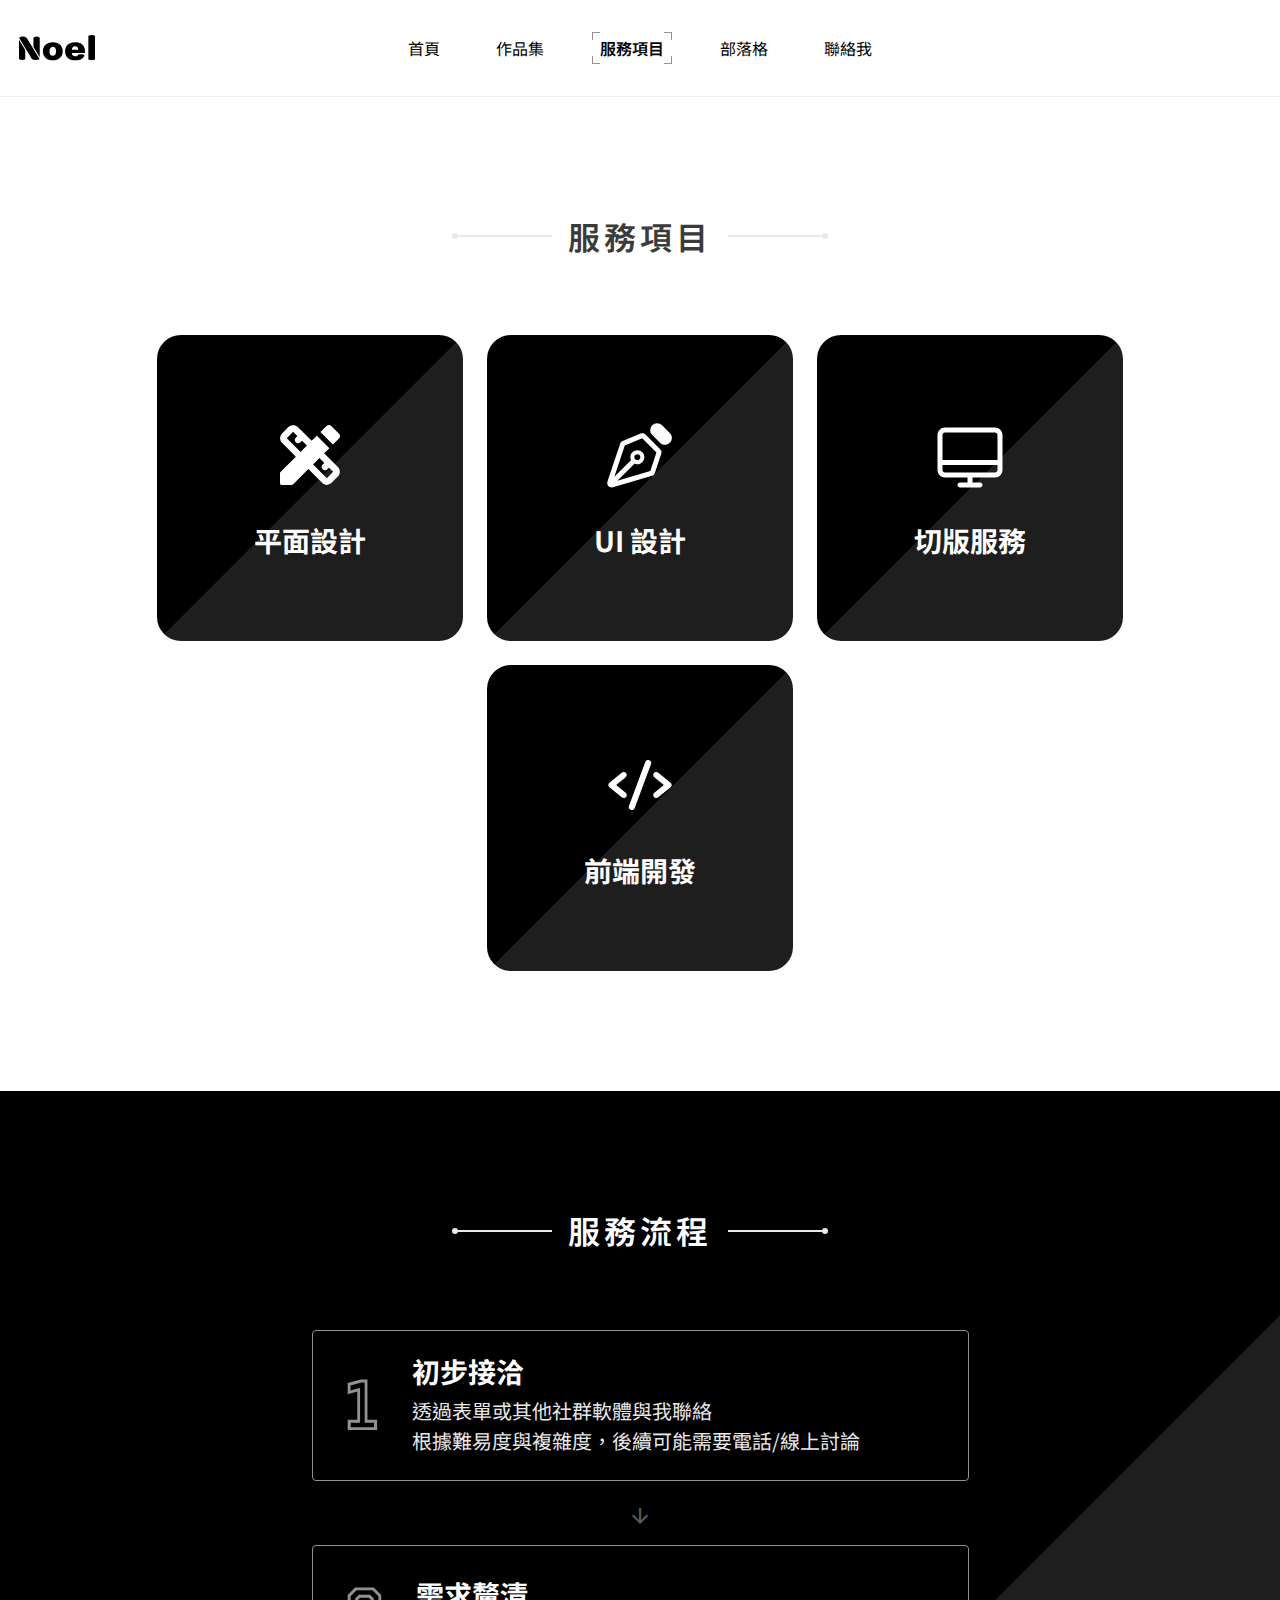
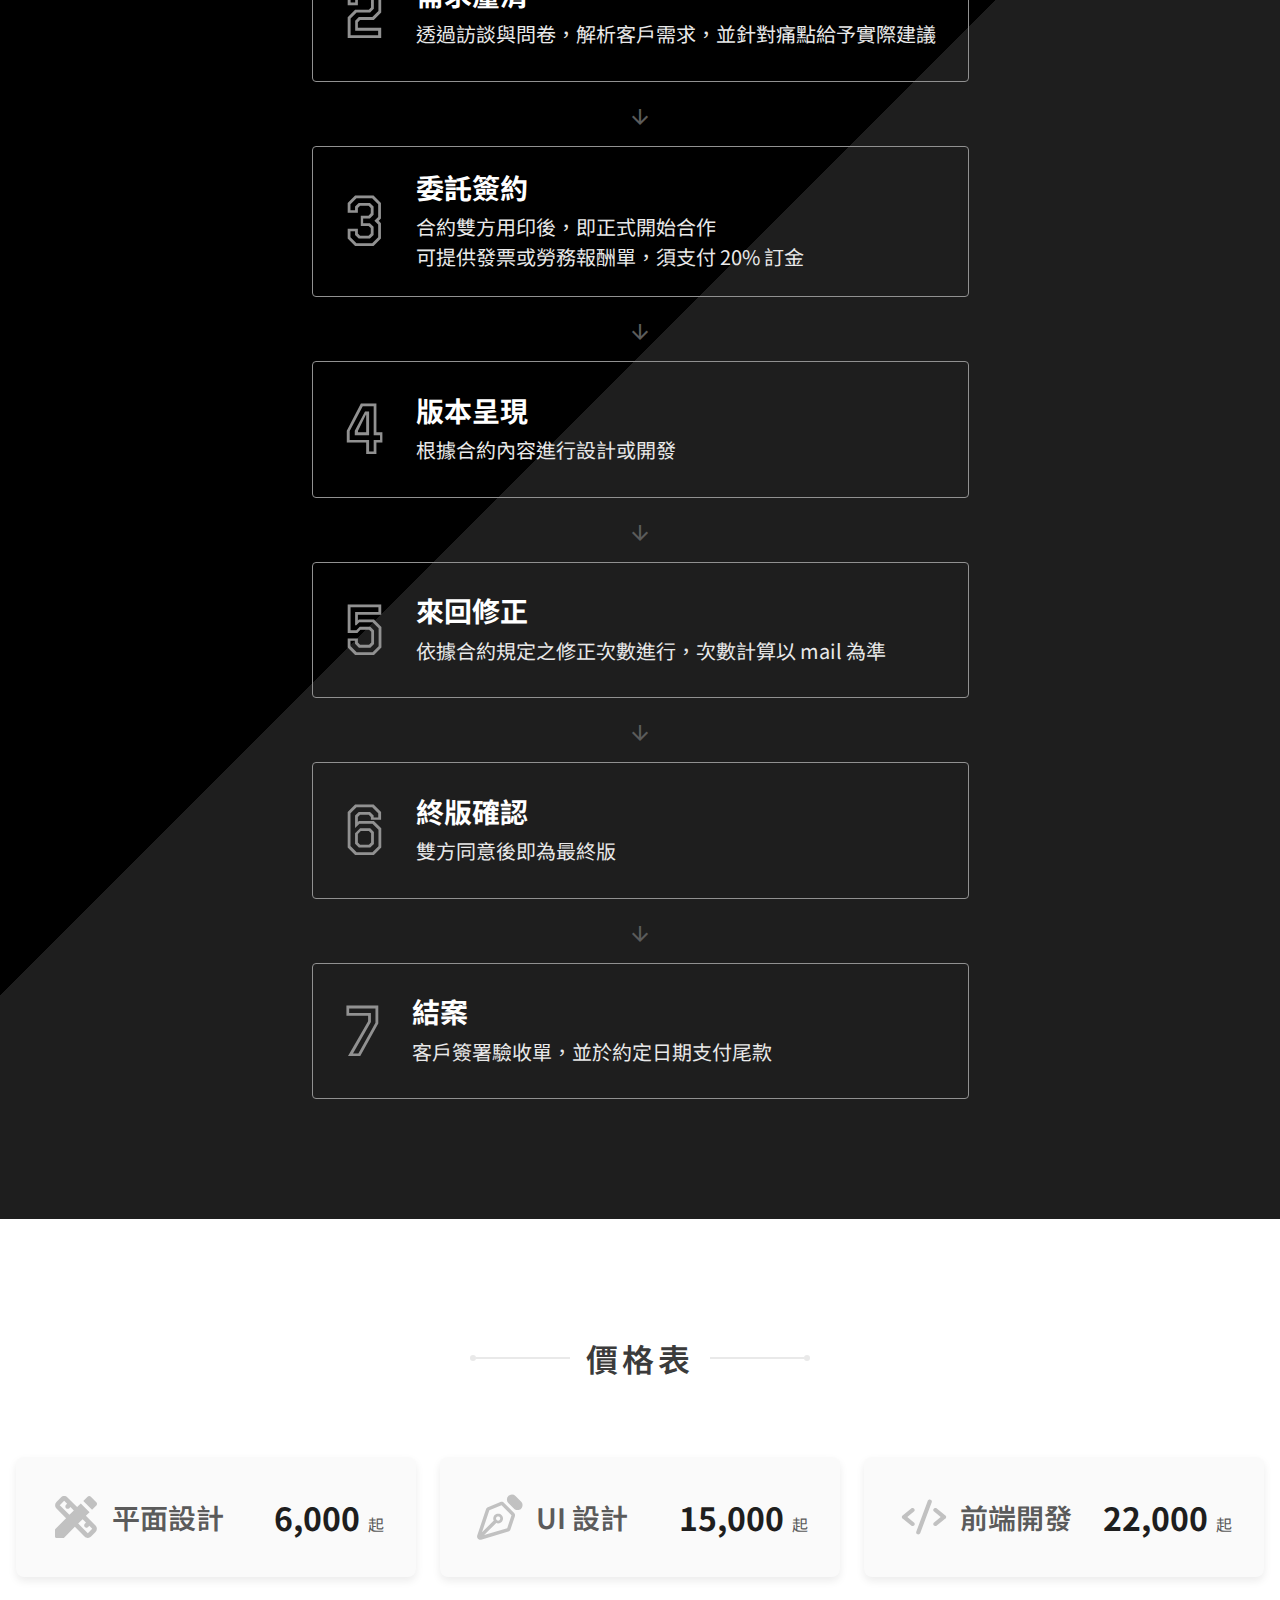
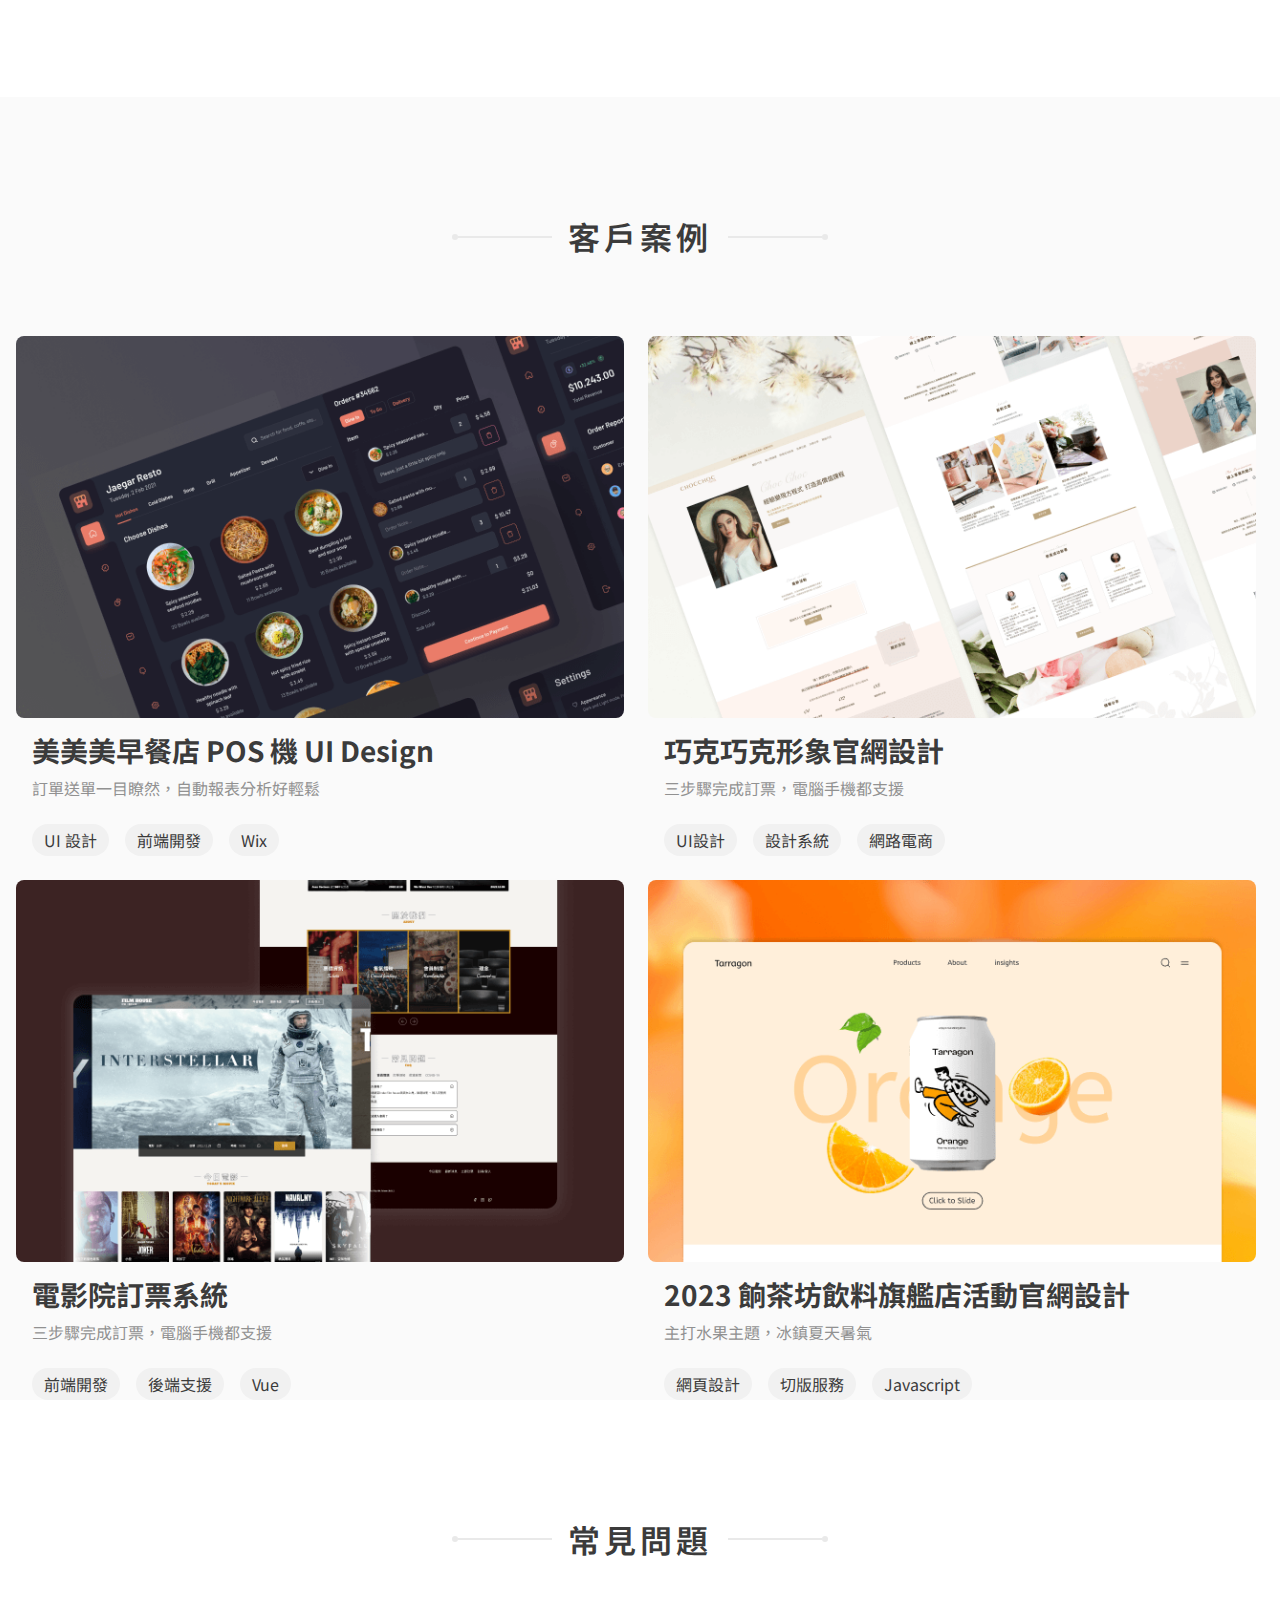
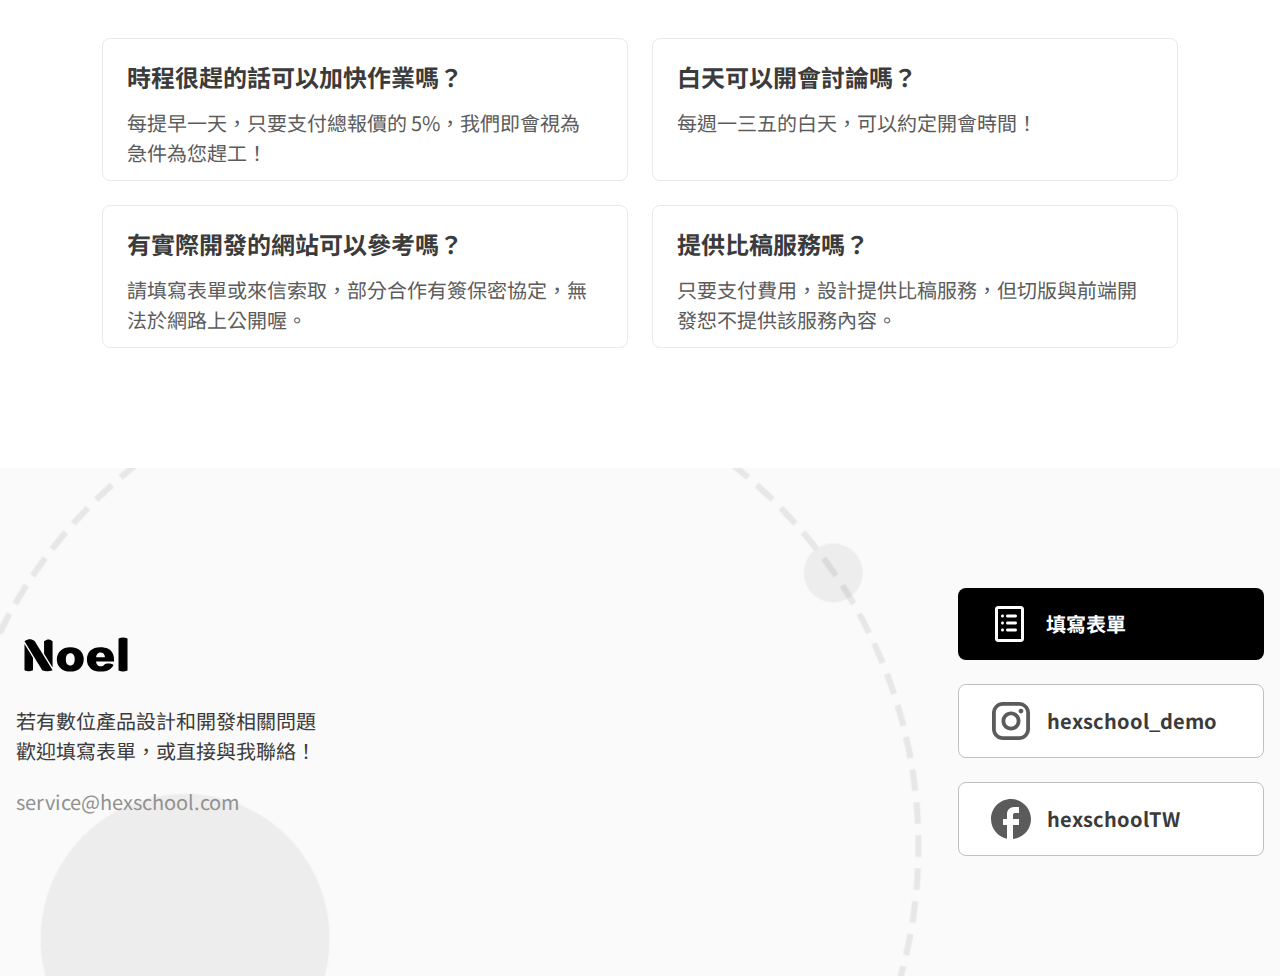
<file: service.html>
<!DOCTYPE html>
<html lang="en">

<head>
    <meta charset="UTF-8">
    <meta name="viewport" content="width=device-width, initial-scale=1.0">
    <title>Antonio | 熱愛前端的工程師</title>
    <link rel="stylesheet"
        href="https://fonts.googleapis.com/css2?family=Material+Symbols+Outlined:opsz,wght,FILL,GRAD@24,400,0,0" />
    <link rel="shortcut icon" href="./static/img/link-icon.png" type="image/x-icon">
    <link rel="stylesheet" href="https://cdn.jsdelivr.net/npm/swiper@11/swiper-bundle.min.css" />
    <link rel="stylesheet" href="./static/css/all.css">
</head>

<body>
    <div class="service-wrapper">
        <header class="header">
            <nav class="navbar container">
                <h1>
                    <a href="./index.html"><img src="./static//img/logo.svg" alt="Noel"></a>
                    <span class="hidden-text">Neol</span>
                </h1>
                <ul class="navbar-list">
                    <li class="navbar-item"><a class="navbar-link" href="./index.html">首頁</a></li>
                    <li class="navbar-item"><a class="navbar-link" href="./portfolio.html">作品集</a></li>
                    <li class="navbar-item"><a class="navbar-link" href="./service.html">服務項目</a></li>
                    <li class="navbar-item"><a class="navbar-link" href="./blog.html">部落格</a></li>
                    <li class="navbar-item"><a class="navbar-link" href="./contact.html">聯絡我</a></li>
                </ul>
                <button type="button" class="navbar-btn">
                    <span class="material-symbols-outlined menu">
                        menu
                    </span>
                    <span class="material-symbols-outlined closure close">
                        close
                    </span>
                </button>
            </nav>
        </header>
        <main>
            <section class="service-item-container">
                <div class="title-container">
                    <h3 class="main-title title-lg">
                        <span class="title">服務項目</span>
                    </h3>
                </div>
                <ul class="service-group">
                    <li class="service-item">
                        <img class="sub-img" src="./static/img/service-item-visual.svg" alt="service-icon">
                        <h4 class="sub-title">平面設計</h4>
                    </li>
                    <li class="service-item">
                        <img class="sub-img" src="./static/img/service-item-ui.svg" alt="service-icon">
                        <h4 class="sub-title">UI 設計</h4>
                    </li>
                    <li class="service-item">
                        <img class="sub-img" src="./static/img/service-item-html&css.svg" alt="service-icon">
                        <h4 class="sub-title">切版服務</h4>
                    </li>
                    <li class="service-item">
                        <img class="sub-img" src="./static/img/service-item-front-end.svg" alt="service-icon">
                        <h4 class="sub-title">前端開發</h4>
                    </li>
                </ul>
            </section>
            <section class="service-process-container">
                <div class="title-container">
                    <h3 class="main-title title-lg">
                        <span class="title">服務流程</span>
                    </h3>
                </div>
                <ol class="service-process-group">
                    <li class="service-card">
                        <div class="num">1</div>
                        <div class="content">
                            <h4>初步接洽</h4>
                            <p class="fs-5">透過表單或其他社群軟體與我聯絡 <span class="new-line">根據難易度與複雜度，後續可能需要電話/線上討論</span>
                            </p>
                        </div>
                        <span class="service-card-icon material-symbols-outlined">
                            arrow_downward
                        </span>
                    </li>
                    <li class="service-card">
                        <div class="num">2</div>
                        <div class="content">
                            <h4>需求釐清</h4>
                            <p class="fs-5">透過訪談與問卷，解析客戶需求，並針對痛點給予實際建議</p>
                        </div>
                        <span class="service-card-icon material-symbols-outlined">
                            arrow_downward
                        </span>
                    </li>
                    <li class="service-card">
                        <div class="num">3</div>
                        <div class="content">
                            <h4>委託簽約</h4>
                            <p class="fs-5">合約雙方用印後，即正式開始合作<span class="new-line">可提供發票或勞務報酬單，須支付 20% 訂金</span></p>
                        </div>
                        <span class="service-card-icon material-symbols-outlined">
                            arrow_downward
                        </span>
                    </li>
                    <li class="service-card">
                        <div class="num">4</div>
                        <div class="content">
                            <h4>版本呈現</h4>
                            <p class="fs-5">根據合約內容進行設計或開發</span></p>
                        </div>
                        <span class="service-card-icon material-symbols-outlined">
                            arrow_downward
                        </span>
                    </li>
                    <li class="service-card">
                        <div class="num">5</div>
                        <div class="content">
                            <h4>來回修正</h4>
                            <p class="fs-5">依據合約規定之修正次數進行，次數計算以 mail 為準</span></p>
                        </div>
                        <span class="service-card-icon material-symbols-outlined">
                            arrow_downward
                        </span>
                    </li>
                    <li class="service-card">
                        <div class="num">6</div>
                        <div class="content">
                            <h4>終版確認</h4>
                            <p class="fs-5">雙方同意後即為最終版</span></p>
                        </div>
                        <span class="service-card-icon material-symbols-outlined">
                            arrow_downward
                        </span>
                    </li>
                    <li class="service-card">
                        <div class="num">7</div>
                        <div class="content">
                            <h4>結案</h4>
                            <p class="fs-5">客戶簽署驗收單，並於約定日期支付尾款</span></p>
                        </div>
                    </li>
                </ol>
            </section>
            <section class="price-container">
                <div class="title-container">
                    <h3 class="main-title title-lg">
                        <span class="title">價格表</span>
                    </h3>
                </div>
                <ul class="price-card-group container">
                    <li class="price-card">
                        <div class="icon">
                            <img src="./static/img/price-item-visual.svg" alt="平面設計">
                        </div>
                        <h4><span class="sub-title">平面設計</span><span class="price-group"><span
                                    class="price-num">6,000</span><small class="unit fs-6">起</small></span></h4>
                    </li>
                    <li class="price-card">
                        <div class="icon">
                            <img src="./static/img/price-item-ui.svg" alt="UI 設計">
                        </div>
                        <h4><span class="sub-title">UI 設計</span><span class="price-group"><span
                                    class="price-num">15,000</span><small class="unit fs-6">起</small></span></h4>
                    </li>
                    <li class="price-card">
                        <div class="icon">
                            <img src="./static/img/price-item-front-end.svg" alt="前端開發">
                        </div>
                        <h4><span class="sub-title">前端開發</span><span class="price-group"><span
                                    class="price-num">22,000</span><small class="unit fs-6">起</small></span></h4>
                    </li>
                </ul>
            </section>
            <section class="case-container">
                <div class="title-container">
                    <h3 class="main-title title-lg">
                        <span class="title">客戶案例</span>
                    </h3>
                </div>
                <ul class="work-group container">
                    <li class="work">
                        <div class="bg">
                            <img class="work-img" src="./static/img/work-image4.png" alt="美美美早餐店 POS 機 UI Design">
                        </div>
                        <div class="content">
                            <h4 class="work-title">美美美早餐店 POS 機 UI Design</h4>
                            <p class="fs-6">訂單送單一目瞭然，自動報表分析好輕鬆</p>
                            <ul class="tag-group">
                                <li class="tag fs-6">UI 設計</li>
                                <li class="tag fs-6">前端開發</li>
                                <li class="tag fs-6">Wix</li>
                            </ul>
                        </div>
                    </li>
                    <li class="work">
                        <div class="bg">
                            <img class="work-img" src="./static/img/work-image6.png" alt="巧克巧克形象官網設計">
                        </div>
                        <div class="content">
                            <h4 class="work-title">巧克巧克形象官網設計</h4>
                            <p class="fs-6">三步驟完成訂票，電腦手機都支援</p>
                            <ul class="tag-group">
                                <li class="tag fs-6">UI設計</li>
                                <li class="tag fs-6">設計系統</li>
                                <li class="tag fs-6">網路電商</li>
                            </ul>
                        </div>
                    </li>
                    <li class="work">
                        <div class="bg">
                            <img class="work-img" src="./static/img/work-image5.png" alt="電影院訂票系統">
                        </div>
                        <div class="content">
                            <h4 class="work-title">電影院訂票系統</h4>
                            <p class="fs-6">三步驟完成訂票，電腦手機都支援</p>
                            <ul class="tag-group">
                                <li class="tag fs-6">前端開發</li>
                                <li class="tag fs-6">後端支援</li>
                                <li class="tag fs-6">Vue</li>
                            </ul>
                        </div>
                    </li>
                    <li class="work">
                        <div class="bg">
                            <img class="work-img" src="./static/img/work-image7.png" alt="2023 餉茶坊飲料旗艦店活動官網設計">
                        </div>
                        <div class="content">
                            <h4 class="work-title">2023 餉茶坊飲料旗艦店活動官網設計</h4>
                            <p class="fs-6">主打水果主題，冰鎮夏天暑氣</p>
                            <ul class="tag-group">
                                <li class="tag fs-6">網頁設計</li>
                                <li class="tag fs-6">切版服務</li>
                                <li class="tag fs-6">Javascript</li>
                            </ul>
                        </div>
                    </li>
                </ul>
            </section>
            <section class="problem-container">
                <div class="title-container">
                    <h3 class="main-title title-lg">
                        <span class="title">常見問題</span>
                    </h3>
                </div>
                <ul class="problem-group">
                    <li class="problem-card">
                        <h4 class="problem-title">時程很趕的話可以加快作業嗎？</h4>
                        <p class="fs-5">每提早一天，只要支付總報價的 5%，我們即會視為急件為您趕工！</p>
                    </li>
                    <li class="problem-card">
                        <h4 class="problem-title">白天可以開會討論嗎？</h4>
                        <p class="fs-5">每週一三五的白天，可以約定開會時間！</p>
                    </li>
                    <li class="problem-card">
                        <h4 class="problem-title">有實際開發的網站可以參考嗎？</h4>
                        <p class="fs-5">請填寫表單或來信索取，部分合作有簽保密協定，無法於網路上公開喔。</p>
                    </li>
                    <li class="problem-card">
                        <h4 class="problem-title">提供比稿服務嗎？</h4>
                        <p class="fs-5">只要支付費用，設計提供比稿服務，但切版與前端開發恕不提供該服務內容。</p>
                    </li>
                </ul>
            </section>
        </main>
        <footer class="footer">
            <div class="content-container container">
                <div class="content">
                    <a href="#"><img class="logo" src="./static/img/logo.svg" alt="logo"></a>
                    <h4 class="fs-5 content-text">若有數位產品設計和開發相關問題</h4>
                    <h4 class="fs-5 content-text">歡迎填寫表單，或直接與我聯絡！</h4>
                    <a class="h5 email-text" href="mailto:service@hexschool.com">service@hexschool.com</a>
                </div>
                <ul class="contact-list">
                    <li class="contact-item active">
                        <img src=".//static/img/list.svg" alt="list">
                        <a class="contact-text" href="#">填寫表單</a>
                    </li>
                    <li class="contact-item">
                        <img src=".//static/img/instagram.svg" alt="instagram">
                        <a class="contact-text" href="#">hexschool_demo</a>
                    </li>
                    <li class="contact-item">
                        <img src=".//static/img/facebook.svg" alt="facebook">
                        <a class="contact-text" href="#">hexschoolTW</a>
                    </li>
                </ul>
            </div>
        </footer>
    </div>
    <script src="https://cdn.jsdelivr.net/npm/swiper@11/swiper-bundle.min.js"></script>
    <script src="https://cdnjs.cloudflare.com/ajax/libs/jquery/3.7.1/jquery.min.js"></script>
    <script src="./static/js/swiper.js"></script>
    <script src="./static/js/index.js"></script>
</body>

</html>
</file>
<file: static/css/all.css>
/* 40px (2.5 * 16px) */
/* 32px (2 * 16px) */
/* 28px (1.75 * 16px) */
/* 24px (1.5 * 16px) */
/* 20px (1.25 * 16px) */
/* 16px (1 * 16px) */
@import url("https://fonts.googleapis.com/css2?family=Noto+Sans+TC:wght@100..900&display=swap");
@import url("https://fonts.googleapis.com/css2?family=Tourney:ital,wght@0,100..900;1,100..900&display=swap");
.swiper {
  max-width: 1296px;
  height: 398px;
}
@media (max-width: 1200px) {
  .swiper {
    margin: 0rem 1rem;
  }
}
@media (max-width: 992px) {
  .swiper {
    max-width: 351px;
    height: 1134px;
    margin: 0rem auto;
  }
}
.swiper .swiper-slide {
  display: flex;
  flex-direction: column;
  cursor: pointer;
}
.swiper .swiper-slide:hover .bg img {
  transform: scale(1.1);
}
@media (max-width: 992px) {
  .swiper .swiper-slide {
    height: auto;
  }
}
.swiper .swiper-slide .bg {
  height: 234px;
  overflow: hidden;
  border-radius: 0.5rem;
}
.swiper .swiper-slide .bg img {
  transition: all 0.3s ease;
  border: 1px solid #F1F1F1;
  border-radius: 0.5rem;
}
.swiper .swiper-slide .content {
  padding-top: 1rem;
}
.swiper .swiper-slide .content .title {
  color: #3B3B3B;
  font-weight: 700;
  font-size: 1.25rem;
  line-height: 1.2;
  padding-bottom: 1rem;
}
@media (max-width: 992px) {
  .swiper .swiper-slide .content .title {
    font-weight: 600;
  }
}
.swiper .swiper-slide .content .tag-container {
  display: flex;
  justify-content: space-between;
  align-items: center;
}
.swiper .swiper-slide .content .tag-container .tag {
  color: #3B3B3B;
  background-color: #F1F1F1;
  padding: 0.25rem 0.75rem;
  border-radius: 1rem;
}
.swiper .swiper-slide .content .tag-container .date {
  color: #5B5B5B;
}
.swiper .swiper-pagination-bullet {
  width: 0.75rem;
  height: 0.75rem;
  opacity: 1;
  background: #E9E9E9;
}
.swiper .swiper-pagination {
  display: flex;
  justify-content: center;
  gap: 1rem;
}
@media (max-width: 992px) {
  .swiper .swiper-pagination {
    display: none;
  }
}
.swiper .swiper-pagination-bullet-active {
  color: #FFFFFF;
  background: #000000;
}

/* http://meyerweb.com/eric/tools/css/reset/ 
   v2.0 | 20110126
   License: none (public domain)
*/
*,
*::before,
*::after {
  box-sizing: border-box;
}

html,
body,
div,
span,
applet,
object,
iframe,
h1,
h2,
h3,
h4,
h5,
h6,
p,
blockquote,
pre,
a,
abbr,
acronym,
address,
big,
cite,
code,
del,
dfn,
em,
img,
ins,
kbd,
q,
s,
samp,
small,
strike,
strong,
sub,
sup,
tt,
var,
b,
u,
i,
center,
dl,
dt,
dd,
ol,
ul,
li,
fieldset,
form,
label,
legend,
table,
caption,
tbody,
tfoot,
thead,
tr,
th,
td,
article,
aside,
canvas,
details,
embed,
figure,
figcaption,
footer,
header,
hgroup,
menu,
nav,
output,
ruby,
section,
summary,
time,
mark,
audio,
video {
  margin: 0;
  padding: 0;
  border: 0;
  font-size: 100%;
  font: inherit;
  vertical-align: baseline;
}

/* HTML5 display-role reset for older browsers */
article,
aside,
details,
figcaption,
figure,
footer,
header,
hgroup,
menu,
nav,
section {
  display: block;
}

body {
  line-height: 1;
}

a {
  text-decoration: none;
}

ol,
ul {
  list-style: none;
}

blockquote,
q {
  quotes: none;
}

blockquote:before,
blockquote:after,
q:before,
q:after {
  content: "";
  content: none;
}

img {
  display: block;
}

table {
  border-collapse: collapse;
  border-spacing: 0;
}

html,
body {
  font-family: "Noto Sans TC", sans-serif;
  line-height: 1.5;
}

@media (max-width: 992px) {
  body.overlay {
    overflow: hidden;
  }
}

@media (max-width: 992px) {
  body.overlay::before {
    content: "";
    position: fixed;
    top: 0;
    left: 0;
    right: 0;
    bottom: 0;
    background-color: rgba(0, 0, 0, 0.5);
    z-index: 2;
  }
}

.material-symbols-outlined {
  font-variation-settings: "FILL" 0, "wght" 400, "GRAD" 0, "opsz" 24;
}

img {
  display: block;
  max-width: 100%;
  object-fit: cover;
  height: 100%;
}

.container {
  max-width: 1296px;
  margin: 0rem auto;
}

.h5 {
  font-size: 1.25rem;
  line-height: 1.2;
}

.h4 {
  font-size: 1.5rem;
  line-height: 1.2;
}

.fs-4 {
  font-size: 1.5rem;
  line-height: 1.5;
}

.fs-5 {
  font-size: 1.25rem;
  line-height: 1.5;
}

.fs-6 {
  font-size: 1rem;
  line-height: 1.5;
}

.title-lg {
  font-weight: 600;
  font-size: 2rem;
  line-height: 1.2;
  letter-spacing: 0.12em;
  color: #3B3B3B;
}

.title-sm {
  font-weight: 700;
  font-size: 1.5rem;
  line-height: 1.2;
  letter-spacing: 0.12em;
}

.btn-lg {
  font-weight: 600;
  font-size: 1.25rem;
  line-height: 1.5;
}

.btn-sm {
  font-weight: 700;
  font-size: 1rem;
  line-height: 1.5;
}

.header {
  padding: 2rem 0rem;
  border-bottom: 1px solid #F1F1F1;
  background-color: #FFFFFF;
  position: sticky;
  top: 0;
  z-index: 3;
}
@media (max-width: 992px) {
  .header {
    padding: 0rem;
  }
}
.header h1 {
  position: absolute;
  left: 0;
  top: 50%;
  transform: translateY(-50%);
}
@media (max-width: 1296px) {
  .header h1 {
    padding-left: 0.75rem;
  }
}
@media (max-width: 992px) {
  .header h1 {
    height: 33px;
    width: 86px;
  }
}
.header .hidden-text {
  display: none;
}
.header .navbar {
  position: relative;
  display: flex;
}
@media (max-width: 992px) {
  .header .navbar {
    height: 56px;
    border-bottom: 1px solid #F1F1F1;
  }
}
.header .navbar-btn {
  display: none;
  border: none;
  background-color: transparent;
  justify-content: center;
  align-items: center;
  padding: 0rem;
  position: absolute;
  right: 0;
  top: 50%;
  transform: translateY(-50%);
}
@media (max-width: 992px) {
  .header .navbar-btn {
    display: flex;
    right: 0.75rem;
  }
}
.header .navbar-btn span {
  font-size: 2.5rem;
}
.header .close {
  display: none;
}
.header .navbar-list {
  display: flex;
  align-items: center;
  gap: 2.5rem;
  margin: 0rem auto;
}
@media (max-width: 992px) {
  .header .navbar-list {
    opacity: 0;
    visibility: hidden;
  }
}
@media (max-width: 992px) {
  .header .navbar-list.active {
    z-index: 2;
    display: flex;
    padding: 2.5rem 0rem;
    position: absolute;
    top: 56px;
    flex-direction: column;
    width: 100%;
    gap: 1.5rem;
    background-color: #FFFFFF;
    opacity: 1;
    visibility: visible;
    transition: opacity 0.3s ease-in;
  }
}
.header .navbar-list .navbar-item {
  position: relative;
  padding: 0.25rem 0.5rem;
  transition: all 0.4s ease;
}
.header .navbar-list .navbar-item.active a {
  font-weight: 600;
  color: #000000;
}
.header .navbar-list .navbar-item.active::before, .header .navbar-list .navbar-item:hover::before, .header .navbar-list .navbar-item.active::after, .header .navbar-list .navbar-item:hover::after, .header .navbar-list .navbar-item.active .navbar-link::before, .header .navbar-list .navbar-item:hover .navbar-link::before, .header .navbar-list .navbar-item.active .navbar-link::after, .header .navbar-list .navbar-item:hover .navbar-link::after {
  opacity: 1;
}
.header .navbar-list .navbar-item::before, .header .navbar-list .navbar-item::after {
  content: "";
  position: absolute;
  width: 0.5rem;
  height: 0.5rem;
  opacity: 0;
}
.header .navbar-list .navbar-item::before {
  bottom: 0;
  left: 0;
  border-bottom: 1px solid #919191;
  border-left: 1px solid #919191;
}
.header .navbar-list .navbar-item::after {
  bottom: 0;
  right: 0;
  border-bottom: 1px solid #919191;
  border-right: 1px solid #919191;
}
.header .navbar-list .navbar-item .navbar-link::before, .header .navbar-list .navbar-item .navbar-link::after {
  content: "";
  position: absolute;
  width: 0.5rem;
  height: 0.5rem;
  opacity: 0;
}
.header .navbar-list .navbar-item .navbar-link::before {
  top: 0;
  left: 0;
  border-top: 1px solid #919191;
  border-left: 1px solid #919191;
}
.header .navbar-list .navbar-item .navbar-link::after {
  top: 0;
  right: 0;
  border-top: 1px solid #919191;
  border-right: 1px solid #919191;
}
.header .navbar-list a {
  color: #000000;
}
@media (max-width: 992px) {
  .header .navbar-list a {
    font-size: 1.25rem;
    line-height: 1.5;
  }
}

.footer {
  padding: 7.5rem 0rem;
  background-image: url("../img/footer-bg-lg.png");
  background-repeat: no-repeat;
  background-size: cover;
}
@media (max-width: 992px) {
  .footer {
    background-image: url("../img/footer-bg-sm.png");
    padding: 2.5rem 0.75rem;
  }
}
.footer .content-container {
  display: flex;
  justify-content: space-between;
  align-items: center;
}
@media (max-width: 1296px) {
  .footer .content-container {
    margin: 0rem 1rem;
  }
}
@media (max-width: 992px) {
  .footer .content-container {
    flex-direction: column;
    gap: 2.5rem;
  }
}
@media (max-width: 992px) {
  .footer .content-container .content {
    display: flex;
    flex-direction: column;
  }
}
.footer .content-container .content .content-text {
  color: #3B3B3B;
}
@media (max-width: 992px) {
  .footer .content-container .content .content-text {
    font-size: 1rem;
    line-height: 1.5;
  }
}
.footer .content-container .content .content-text:first-of-type {
  padding-top: 1.5rem;
}
@media (max-width: 992px) {
  .footer .content-container .content .content-text:first-of-type {
    padding-bottom: 0.25rem;
  }
}
.footer .content-container .content .email-text {
  display: inline-block;
  padding-top: 1.5rem;
  color: #919191;
}
@media (max-width: 992px) {
  .footer .content-container .content .email-text {
    font-size: 1rem;
    line-height: 1.5;
  }
}
.footer .content-container .content .logo {
  width: 120px;
  height: 54px;
}
.footer .contact-list {
  width: 306px;
}
.footer .contact-list .contact-item {
  display: flex;
  gap: 0.5rem;
  align-items: center;
  padding: 0.5rem 1.5rem;
  background-color: #FFFFFF;
  border: 1px solid #C1C1C1;
  border-radius: 0.5rem;
  cursor: pointer;
}
@media (max-width: 992px) {
  .footer .contact-list .contact-item {
    padding: 0.25rem 1.5rem;
  }
}
.footer .contact-list .contact-item .contact-text {
  font-weight: 700;
  font-size: 1.25rem;
  color: #3B3B3B;
}
.footer .contact-list .contact-item.active {
  background-color: #000000;
  border: none;
}
.footer .contact-list .contact-item.active a {
  color: #FFFFFF;
}
.footer .contact-list .contact-item:not(.active):hover {
  background-color: #DDD;
}
.footer .contact-list .contact-item + .contact-item {
  margin-top: 1.5rem;
}

.more-button-box {
  display: flex;
  justify-content: center;
  padding-top: 40px;
}
@media (max-width: 992px) {
  .more-button-box {
    padding-top: 1.25rem;
  }
}
.more-button-box.service-button-box {
  padding-top: 1.5rem;
}
.more-button-box .more,
.more-button-box .arrow {
  color: #FFFFFF;
}
.more-button-box .more {
  display: flex;
  align-items: center;
  padding: 1rem 2rem;
}
@media (max-width: 992px) {
  .more-button-box .more {
    padding: 0.5rem 1rem;
  }
}
.more-button-box .more {
  background-color: #000000;
  border-radius: 5px;
}
@media (max-width: 992px) {
  .more-button-box .more {
    font-weight: 700;
    font-size: 1rem;
    line-height: 1.5;
  }
}
.more-button-box .arrow {
  padding-left: 0.5rem;
}

.title-container {
  padding: 7.5rem 0rem 5rem 0rem;
  display: flex;
  justify-content: center;
}
@media (max-width: 992px) {
  .title-container {
    padding: 80px 0px 40px;
  }
}
.title-container .main-title {
  text-align: center;
  position: relative;
}
@media (max-width: 992px) {
  .title-container .main-title {
    font-weight: 700;
    font-size: 1.5rem;
    line-height: 1.2;
    letter-spacing: 0.12em;
  }
}
.title-container .main-title::before, .title-container .main-title::after {
  content: "";
  position: absolute;
  top: 50%;
  transform: translateY(-50%);
  width: 94px;
  height: 0.125rem;
  background-color: #E9E9E9;
}
@media (max-width: 992px) {
  .title-container .main-title::before, .title-container .main-title::after {
    width: 56px;
  }
}
.title-container .main-title::before {
  right: 100%;
  margin-right: 1rem;
}
.title-container .main-title::after {
  left: 100%;
  margin-left: 1rem;
}
.title-container .main-title .title::before, .title-container .main-title .title::after {
  content: "";
  position: absolute;
  top: 50%;
  transform: translateY(-50%);
  width: 6px;
  height: 6px;
  border-radius: 50%;
  background-color: #E9E9E9;
}
.title-container .main-title .title::before {
  right: 100%;
  margin-right: 110px;
}
@media (max-width: 992px) {
  .title-container .main-title .title::before {
    margin-right: 4.5rem;
  }
}
.title-container .main-title .title::after {
  left: 100%;
  margin-left: 110px;
}
@media (max-width: 992px) {
  .title-container .main-title .title::after {
    margin-left: 4.5rem;
  }
}

.service-group {
  display: flex;
  justify-content: center;
  flex-wrap: wrap;
  gap: 1.5rem;
  margin: 0rem 1rem;
}
.service-group .service-item {
  background: linear-gradient(315deg, #1E1E1E 0%, #1E1E1E 49.97%, #000000 50%);
  padding: 5rem 97px;
  border-radius: 1.5rem;
  width: 306px;
  cursor: pointer;
}
@media (max-width: 992px) {
  .service-group .service-item {
    padding: 86.5px 105px;
  }
}
.service-group .service-item {
  display: flex;
  flex-direction: column;
  justify-content: center;
  align-items: center;
  transition: all 0.3s ease;
}
.service-group .service-item:hover {
  transform: translateY(-10px);
}
.service-group .service-item .sub-img {
  height: 80px;
  width: 80px;
}
.service-group .service-item .sub-title {
  font-weight: 700;
  font-size: 1.75rem;
  color: #FFFFFF;
  padding-top: 1.5rem;
}
@media (max-width: 992px) {
  .service-group .service-item .sub-title {
    font-size: 1.5rem;
    line-height: 1.2;
  }
}

.work-group {
  display: flex;
  flex-wrap: wrap;
  gap: 1.5rem;
}
@media (max-width: 992px) {
  .work-group {
    gap: 3rem;
  }
}
.work-group .work {
  cursor: pointer;
}
.work-group .work:hover .bg .work-img {
  transform: scale(1.1);
}
@media (max-width: 1296px) {
  .work-group .work {
    width: calc(50% - 1rem);
  }
}
@media (max-width: 992px) {
  .work-group .work {
    width: 100%;
  }
}
.work-group .work .bg {
  overflow: hidden;
}
.work-group .work .bg, .work-group .work .bg .workimg {
  border-radius: 0.5rem;
}
.work-group .work .bg .work-img {
  width: 100%;
  transition: all 0.3s ease;
}
.work-group .work .content {
  padding: 1rem 0rem 0rem 1rem;
}
.work-group .work .content .work-title {
  font-weight: 700;
  font-size: 1.75rem;
  line-height: 1.2;
  color: #3B3B3B;
  padding-bottom: 0.5rem;
}
@media (max-width: 992px) {
  .work-group .work .content .work-title {
    font-weight: 700;
    font-size: 1.25rem;
    line-height: 1.2;
  }
}
.work-group .work .content p {
  color: #919191;
}
.work-group .work .content .tag-group {
  margin-top: 1.5rem;
  display: flex;
  gap: 1rem;
}
@media (max-width: 992px) {
  .work-group .work .content .tag-group {
    margin-top: 1rem;
    gap: 0.5rem;
  }
}
.work-group .work .content .tag-group .tag {
  background-color: #F1F1F1;
  padding: 0.25rem 0.75rem;
  border-radius: 1rem;
  color: #3B3B3B;
}

.index-wrapper .banner-container {
  display: flex;
}
@media (max-width: 992px) {
  .index-wrapper .banner-container {
    flex-direction: column;
  }
}
.index-wrapper .banner-container .content {
  width: 39.896%;
  display: flex;
  justify-content: flex-end;
  align-items: center;
  padding-right: 1.5rem;
}
@media (max-width: 992px) {
  .index-wrapper .banner-container .content {
    width: 100%;
    padding: 40px 53.5px;
    order: 2;
  }
}
.index-wrapper .banner-container .content .box {
  max-width: 430px;
  margin-left: 1rem;
  flex: 1;
}
@media (max-width: 992px) {
  .index-wrapper .banner-container .content .box {
    text-align: center;
    margin: auto;
  }
}
@media (max-width: 992px) {
  .index-wrapper .banner-container .content .box .next-line {
    display: inline-block;
  }
}
.index-wrapper .banner-container .content .box .banner-title {
  font-size: 2.5rem;
  font-weight: 600;
  line-height: 1.2;
  padding-bottom: 1.5rem;
  color: #3B3B3B;
}
@media (max-width: 992px) {
  .index-wrapper .banner-container .content .box .banner-title {
    font-weight: 700;
    font-size: 2rem;
  }
}
.index-wrapper .banner-container .content .box p {
  color: #5B5B5B;
}
.index-wrapper .banner-container .content .box > p:nth-of-type(1) {
  padding-bottom: 0.5rem;
}
.index-wrapper .banner-container .content .box .skill {
  padding-top: 1rem;
  color: #C1C1C1;
}
.index-wrapper .banner-container .content .box .social-container {
  display: flex;
  gap: 1rem;
  padding-top: 3.75rem;
}
.index-wrapper .banner-container .content .box .social-container .social-item {
  position: relative;
}
.index-wrapper .banner-container .content .box .social-container .social-item:hover::after {
  opacity: 0.3;
}
.index-wrapper .banner-container .content .box .social-container .social-item::after {
  content: "";
  position: absolute;
  top: 0;
  left: 0;
  background-color: #FFCC99;
  border-radius: 50%;
  height: 56px;
  width: 56px;
  z-index: -1;
  transition: all 0.5s ease;
  transform: scale(1.1);
  opacity: 0;
}
@media (max-width: 992px) {
  .index-wrapper .banner-container .content .box .social-container .social-item::after {
    width: 40px;
    height: 40px;
  }
}
@media (max-width: 992px) {
  .index-wrapper .banner-container .content .box .social-container img {
    height: 40px;
    width: 40px;
  }
}
@media (max-width: 992px) {
  .index-wrapper .banner-container .content .box .social-container {
    padding-top: 1.5rem;
    justify-content: center;
  }
}
.index-wrapper .banner-container .content .box .mark-section1,
.index-wrapper .banner-container .content .box .mark-section2 {
  display: inline-block;
  position: relative;
}
.index-wrapper .banner-container .content .box .mark-section1::after,
.index-wrapper .banner-container .content .box .mark-section2::after {
  content: "";
  position: absolute;
  bottom: 2px;
  left: 0;
  background-image: url("../img/mark.png");
  background-repeat: round;
  height: 0.5rem;
  z-index: -1;
}
.index-wrapper .banner-container .content .box .mark-section1 {
  padding: 0rem 0.5rem;
}
@media (max-width: 992px) {
  .index-wrapper .banner-container .content .box .mark-section1 {
    padding: 0rem 0.5rem 0rem 0rem;
  }
}
.index-wrapper .banner-container .content .box .mark-section1::after {
  width: 148px;
}
.index-wrapper .banner-container .content .box .mark-section2 {
  padding-left: 0.5rem;
}
.index-wrapper .banner-container .content .box .mark-section2::after {
  width: 119px;
}
.index-wrapper .banner-container .bg {
  width: 60.104%;
}
@media (max-width: 992px) {
  .index-wrapper .banner-container .bg img {
    width: 100%;
    object-fit: cover;
  }
}
@media (max-width: 992px) {
  .index-wrapper .banner-container .bg {
    width: 100%;
  }
}

@media (max-width: 992px) {
  .index-wrapper .works-container .title-container {
    padding-top: 2.5rem;
  }
}
.index-wrapper .works-container .card {
  height: 800px;
}
@media (max-width: 992px) {
  .index-wrapper .works-container .card {
    height: auto;
  }
}
.index-wrapper .works-container .card .card-box {
  position: relative;
  height: 100%;
  display: flex;
  justify-content: space-between;
  align-items: flex-end;
}
@media (max-width: 1296px) {
  .index-wrapper .works-container .card .card-box {
    margin: 0rem 1rem;
  }
}
@media (max-width: 992px) {
  .index-wrapper .works-container .card .card-box {
    height: 390px;
    justify-content: center;
  }
}
.index-wrapper .works-container .card .card-box .content-lg {
  padding: 80px 40px 56px 40px;
  border-radius: 1.5rem;
  background-color: rgba(255, 255, 255, 0.1019607843);
  max-height: 400px;
  width: 526px;
  margin: auto 0rem;
  backdrop-filter: blur(3px);
  -webkit-backdrop-filter: blur(3px);
}
@media (max-width: 992px) {
  .index-wrapper .works-container .card .card-box .content-lg {
    display: none;
  }
}
.index-wrapper .works-container .card .card-box .content-lg .sub-title {
  font-weight: 700;
  font-size: 1.75rem;
  line-height: 1.2;
  color: #FFFFFF;
  padding-bottom: 0.5rem;
}
.index-wrapper .works-container .card .card-box .content-lg p {
  color: #FFFFFF;
  padding-bottom: 1.5rem;
}
.index-wrapper .works-container .card .card-box .content-lg .tag-container {
  display: flex;
  gap: 1rem;
  border-bottom: 1px solid #F1F1F1;
  padding-bottom: 2.5rem;
}
.index-wrapper .works-container .card .card-box .content-lg .tag-container .tag-item {
  padding: 0.25rem 0.75rem;
  border-radius: 1rem;
  background-color: #FFFFFF;
  color: #3B3B3B;
}
.index-wrapper .works-container .content-sm {
  display: none;
  flex-direction: column;
  position: relative;
  padding: 1.5rem 1.5rem 3rem 1.5rem;
  background-color: #FFFFFF;
  text-align: center;
}
@media (max-width: 992px) {
  .index-wrapper .works-container .content-sm {
    display: flex;
  }
}
.index-wrapper .works-container .content-sm .sub-title {
  color: #1E1E1E;
  font-weight: 700;
  font-size: 1.25rem;
  line-height: 1.2;
  padding-bottom: 0.5rem;
}
.index-wrapper .works-container .content-sm p {
  font-size: 1rem;
  line-height: 1.5;
  color: #5B5B5B;
}
.index-wrapper .works-container .content-sm .tag-container {
  display: flex;
  justify-content: center;
  gap: 0.5rem;
  padding-top: 1rem;
}
.index-wrapper .works-container .content-sm .tag-container .tag-item {
  padding: 0.25rem 0.75rem;
  background-color: #F1F1F1;
  border-radius: 1rem;
}
.index-wrapper .works-container .travel,
.index-wrapper .works-container .finance,
.index-wrapper .works-container .aesthetics {
  position: relative;
}
.index-wrapper .works-container .travel::before,
.index-wrapper .works-container .finance::before,
.index-wrapper .works-container .aesthetics::before {
  content: "";
  position: absolute;
  background-color: rgba(10, 16, 19, 0.5019607843);
}
.index-wrapper .works-container .travel {
  background-image: url("../img/homepage-work1-bg.png");
}
.index-wrapper .works-container .travel::before {
  width: 100%;
  height: 100%;
}
.index-wrapper .works-container .travel .bg {
  width: 55.633%;
}
@media (max-width: 992px) {
  .index-wrapper .works-container .travel .bg {
    width: 100%;
    max-width: 295px;
    max-height: 370px;
  }
}
.index-wrapper .works-container .finance {
  background-image: url("../img/homepage-work2-lg.png");
  background-repeat: no-repeat;
  background-size: cover;
}
@media (max-width: 992px) {
  .index-wrapper .works-container .finance {
    background-image: none;
  }
}
.index-wrapper .works-container .finance::before {
  width: 49.375%;
  height: 100%;
}
@media (max-width: 992px) {
  .index-wrapper .works-container .finance::before {
    background-color: transparent;
  }
}
.index-wrapper .works-container .finance .card-box {
  width: 49.375%;
  justify-content: center;
  align-items: center;
  margin: 0;
}
@media (max-width: 992px) {
  .index-wrapper .works-container .finance .card-box {
    height: 390px;
    width: 100%;
    background-image: url("../img/homepage-work2-sm.png");
    background-repeat: no-repeat;
    background-size: cover;
  }
}
.index-wrapper .works-container .finance .card-box .content {
  margin: 0rem 1rem;
  flex: 1;
}
.index-wrapper .works-container .aesthetics {
  background-image: url("../img/homepage-work3-bg.png");
}
@media (max-width: 992px) {
  .index-wrapper .works-container .aesthetics .content-sm {
    padding-bottom: 5rem;
  }
}
.index-wrapper .works-container .aesthetics::before {
  width: 100%;
  height: 100%;
}
.index-wrapper .works-container .aesthetics .bg {
  margin: auto 0;
  width: 55.633%;
}
@media (max-width: 992px) {
  .index-wrapper .works-container .aesthetics .bg {
    width: 100%;
    height: auto;
    max-width: 295px;
  }
}

.index-wrapper .service-container {
  background-image: url("../img/homepage-services-bg.png");
}
.index-wrapper .service-container .more-container {
  padding: 5rem 0rem 7.5rem 0rem;
  text-align: center;
}
@media (max-width: 992px) {
  .index-wrapper .service-container .more-container {
    padding: 2.5rem 0rem 5rem 0rem;
  }
}
.index-wrapper .service-container .more-container .more-text {
  font-weight: 600;
  font-size: 1.75rem;
  line-height: 1.2;
  color: #3B3B3B;
}
@media (max-width: 992px) {
  .index-wrapper .service-container .more-container .more-text {
    font-weight: 700;
    font-size: 1.25rem;
  }
}

.index-wrapper .articles {
  padding-bottom: 7.5rem;
}
@media (max-width: 992px) {
  .index-wrapper .articles {
    padding-bottom: 5rem;
  }
}

.portfolio-wrapper .banner-container {
  display: flex;
  align-items: center;
  flex-direction: column;
  background-color: #FAFAFA;
  padding: 5rem 0rem;
  gap: 1.5rem;
}
@media (max-width: 992px) {
  .portfolio-wrapper .banner-container {
    padding: 2.5rem 1.5rem;
  }
}
.portfolio-wrapper .banner-container .main-title {
  position: relative;
  padding: 59px 71px;
  max-width: 670px;
  color: #1E1E1E;
  text-align: center;
}
@media (max-width: 992px) {
  .portfolio-wrapper .banner-container .main-title {
    max-width: 300px;
    padding: 4rem 0rem 2.5rem 0rem;
  }
}
.portfolio-wrapper .banner-container .main-title .down-comma,
.portfolio-wrapper .banner-container .main-title .top-comma {
  position: absolute;
  width: 72px;
  height: 72px;
}
@media (max-width: 992px) {
  .portfolio-wrapper .banner-container .main-title .down-comma,
  .portfolio-wrapper .banner-container .main-title .top-comma {
    text-align: center;
    width: 64px;
    height: 64px;
  }
}
.portfolio-wrapper .banner-container .main-title .down-comma {
  top: 0;
  left: 1px;
}
@media (max-width: 992px) {
  .portfolio-wrapper .banner-container .main-title .down-comma {
    left: 50%;
    transform: translateX(-50%);
  }
}
.portfolio-wrapper .banner-container .main-title .top-comma {
  bottom: 0;
  right: 1px;
}
@media (max-width: 992px) {
  .portfolio-wrapper .banner-container .main-title .top-comma {
    display: none;
  }
}
.portfolio-wrapper .banner-container .main-title .main-title-content {
  position: relative;
}
@media (max-width: 992px) {
  .portfolio-wrapper .banner-container .main-title .main-title-content {
    font-size: 1.25rem;
    line-height: 1.5;
  }
}
.portfolio-wrapper .banner-container .main-title .main-title-content:nth-of-type(1) {
  margin-bottom: 1rem;
}
@media (max-width: 992px) {
  .portfolio-wrapper .banner-container .main-title .main-title-content:nth-of-type(1) {
    margin-bottom: 0.5rem;
  }
}
.portfolio-wrapper .banner-container .main-title .mark {
  position: relative;
  display: inline-block;
  z-index: 1;
}
.portfolio-wrapper .banner-container .main-title .mark::after {
  content: "";
  position: absolute;
  background-image: url("../img/mark.png");
  width: 148px;
  height: 8px;
  bottom: 2px;
  z-index: -1;
  background-repeat: round;
}
@media (max-width: 992px) {
  .portfolio-wrapper .banner-container .main-title .mark::after {
    width: 108px;
    height: 6px;
    bottom: 3px;
  }
}
.portfolio-wrapper .banner-container .main-title .mark-section1::after {
  right: -1rem;
}
@media (max-width: 992px) {
  .portfolio-wrapper .banner-container .main-title .mark-section1::after {
    right: 0px;
  }
}
.portfolio-wrapper .banner-container .main-title .mark-section2::after {
  right: -1.25rem;
}
@media (max-width: 992px) {
  .portfolio-wrapper .banner-container .main-title .mark-section2::after {
    right: 0px;
  }
}
.portfolio-wrapper .banner-container .sub-title {
  display: flex;
  gap: 2.5rem;
  max-width: 636px;
}
@media (max-width: 992px) {
  .portfolio-wrapper .banner-container .sub-title {
    max-width: 235px;
    gap: 1.25rem;
    flex-direction: column;
    padding-bottom: 2.5rem;
    font-size: 1rem;
    line-height: 1.5;
  }
}
.portfolio-wrapper .banner-container .sub-title .sub-title-box {
  text-align: center;
}
.portfolio-wrapper .banner-container .sub-title .sub-title-box h3 {
  position: relative;
  color: #5B5B5B;
  margin-bottom: 0.75rem;
}
.portfolio-wrapper .banner-container .sub-title .sub-title-box h3::after {
  content: "";
  position: absolute;
  left: 0;
  right: 0;
  bottom: -4px;
  width: 24px;
  height: 2px;
  background-color: #C1C1C1;
  margin: 0rem auto;
}
.portfolio-wrapper .banner-container .sub-title .sub-title-box p {
  color: #3B3B3B;
}
.portfolio-wrapper .works-container {
  padding: 7.5rem 0rem;
}
@media (max-width: 1296px) {
  .portfolio-wrapper .works-container {
    padding: 5rem 1rem;
  }
}
@media (max-width: 992px) {
  .portfolio-wrapper .works-container {
    padding: 5rem 0rem;
  }
}
.portfolio-wrapper .works-container .pagination {
  display: flex;
  justify-content: center;
  gap: 1rem;
  padding-top: 4.5rem;
}
@media (max-width: 992px) {
  .portfolio-wrapper .works-container .pagination {
    padding-top: 3rem;
  }
}
.portfolio-wrapper .works-container .pagination .page {
  padding: 2px 13px;
  border-radius: 4px;
  cursor: pointer;
}
.portfolio-wrapper .works-container .pagination .page a {
  color: #3B3B3B;
}
.portfolio-wrapper .works-container .pagination .page.active, .portfolio-wrapper .works-container .pagination .page:hover {
  background-color: #1E1E1E;
}
.portfolio-wrapper .works-container .pagination .page.active a, .portfolio-wrapper .works-container .pagination .page:hover a {
  color: #FFFFFF;
}

.service-wrapper .service-item-container,
.service-wrapper .service-process-container,
.service-wrapper .price-container,
.service-wrapper .case-container,
.service-wrapper .problem-container {
  padding-bottom: 7.5rem;
}
@media (max-width: 992px) {
  .service-wrapper .service-item-container,
  .service-wrapper .service-process-container,
  .service-wrapper .price-container,
  .service-wrapper .case-container,
  .service-wrapper .problem-container {
    padding-bottom: 5rem;
  }
}
.service-wrapper .service-process-container {
  background: linear-gradient(315deg, #1E1E1E 0%, #1E1E1E 49.97%, #000000 50%);
  padding-bottom: 7.5rem;
}
.service-wrapper .service-process-container .title {
  color: #FFFFFF;
}
.service-wrapper .service-process-container .service-process-group {
  display: flex;
  gap: 4rem;
  flex-direction: column;
  max-width: 657px;
  margin: 0rem auto;
}
@media (max-width: 992px) {
  .service-wrapper .service-process-container .service-process-group {
    max-width: 351px;
  }
}
.service-wrapper .service-process-container .service-process-group .service-card {
  position: relative;
  display: flex;
  align-items: center;
  padding: 1.5rem 2rem;
  color: #3B3B3B;
  border: 1px solid #919191;
  border-radius: 4px;
}
@media (max-width: 992px) {
  .service-wrapper .service-process-container .service-process-group .service-card {
    flex-direction: column;
    padding: 1.5rem 1.5rem 3rem 1.5rem;
  }
}
.service-wrapper .service-process-container .service-process-group .service-card .num {
  font-family: "Tourney";
  font-size: 72px;
  line-height: 1.2;
  padding-right: 2rem;
  color: #919191;
}
@media (max-width: 992px) {
  .service-wrapper .service-process-container .service-process-group .service-card .num {
    font-size: 48px;
    line-height: 1.44;
    padding-right: 0rem;
    padding-bottom: 0.5rem;
  }
}
.service-wrapper .service-process-container .service-process-group .service-card .content h4 {
  font-weight: 700;
  font-size: 1.75rem;
  line-height: 1.2;
  padding-bottom: 0.5rem;
  color: #FFFFFF;
}
@media (max-width: 992px) {
  .service-wrapper .service-process-container .service-process-group .service-card .content h4 {
    text-align: center;
    font-size: 1.5rem;
  }
}
.service-wrapper .service-process-container .service-process-group .service-card .content .new-line {
  display: inline-block;
}
.service-wrapper .service-process-container .service-process-group .service-card .content p {
  color: #E9E9E9;
}
.service-wrapper .service-process-container .service-process-group .service-card .service-card-icon {
  position: absolute;
  left: 50%;
  transform: translateX(-50%);
  bottom: -48px;
  color: #5B5B5B;
}
.service-wrapper .case-container {
  background-color: #FAFAFA;
}
@media (max-width: 1296px) {
  .service-wrapper .case-container {
    padding: 0rem 1rem;
  }
}
.service-wrapper .price-card-group {
  display: flex;
  justify-content: center;
  gap: 1.5rem;
}
@media (max-width: 1296px) {
  .service-wrapper .price-card-group {
    padding: 0rem 1rem;
  }
}
@media (max-width: 992px) {
  .service-wrapper .price-card-group {
    max-width: 321px;
    flex-direction: column;
  }
}
.service-wrapper .price-card-group .price-card {
  flex: 1;
  display: flex;
  align-items: center;
  padding: 2rem;
  background-color: #FAFAFA;
  border-radius: 0.5rem;
  box-shadow: 0px 4px 8px 0px rgba(0, 0, 0, 0.0784313725);
}
@media (max-width: 992px) {
  .service-wrapper .price-card-group .price-card {
    padding: 1.5rem 2rem;
  }
}
.service-wrapper .price-card-group .price-card .icon {
  padding-right: 0.5rem;
}
@media (max-width: 992px) {
  .service-wrapper .price-card-group .price-card .icon {
    width: 40px;
    height: 40px;
  }
}
.service-wrapper .price-card-group .price-card h4 {
  display: flex;
  align-items: center;
  width: calc(100% - 64px);
}
@media (max-width: 992px) {
  .service-wrapper .price-card-group .price-card h4 {
    width: calc(100% - 48px);
  }
}
.service-wrapper .price-card-group .price-card h4 .sub-title {
  position: relative;
  font-weight: 600;
  font-size: 1.75rem;
  color: #5B5B5B;
}
@media (max-width: 992px) {
  .service-wrapper .price-card-group .price-card h4 .sub-title {
    font-weight: 700;
    font-size: 1.25rem;
  }
}
.service-wrapper .price-card-group .price-card h4 .price-group {
  margin-left: auto;
}
.service-wrapper .price-card-group .price-card h4 .price-group .price-num {
  font-weight: 700;
  font-size: 2rem;
  line-height: 1.5;
  color: #1E1E1E;
}
@media (max-width: 992px) {
  .service-wrapper .price-card-group .price-card h4 .price-group .price-num {
    font-size: 1.25rem;
  }
}
.service-wrapper .price-card-group .price-card h4 .price-group .unit {
  color: #5B5B5B;
  font-weight: 400;
  padding-left: 0.5rem;
}
@media (max-width: 992px) {
  .service-wrapper .price-card-group .price-card h4 .price-group .unit {
    padding-left: 0.25rem;
  }
}
.service-wrapper .problem-group {
  max-width: 1076px;
  margin: 0rem auto;
  display: flex;
  gap: 1.5rem;
  flex-wrap: wrap;
}
@media (max-width: 992px) {
  .service-wrapper .problem-group {
    flex-direction: column;
    padding: 0rem 1.25rem;
  }
}
.service-wrapper .problem-group .problem-card {
  padding: 1.5rem 37px 12px 1.5rem;
  width: calc(50% - 12px);
  border: 1px solid #E9E9E9;
  border-radius: 0.5rem;
}
@media (max-width: 992px) {
  .service-wrapper .problem-group .problem-card {
    width: 100%;
    padding: 1.5rem;
  }
}
.service-wrapper .problem-group .problem-card .problem-title {
  font-weight: 700;
  font-size: 1.5rem;
  line-height: 1.2;
  color: #3B3B3B;
  padding-bottom: 1rem;
}
@media (max-width: 992px) {
  .service-wrapper .problem-group .problem-card .problem-title {
    font-size: 1.25rem;
    line-height: 1.2;
  }
}
.service-wrapper .problem-group .problem-card p {
  color: #5B5B5B;
}
@media (max-width: 992px) {
  .service-wrapper .problem-group .problem-card p {
    font-size: 1rem;
    line-height: 1.5;
  }
}

.blog-wrapper .blog-container {
  padding-bottom: 7.5rem;
}
.blog-wrapper .blog-container .title-container {
  flex-direction: column;
  gap: 1.5rem;
  align-items: center;
}
.blog-wrapper .blog-container .title-container .sub-title {
  color: #919191;
}
.blog-wrapper .blog-container .article-container {
  display: flex;
  gap: 1.5rem;
}
@media (max-width: 1296px) {
  .blog-wrapper .blog-container .article-container {
    padding: 0rem 1rem;
  }
}
@media (max-width: 992px) {
  .blog-wrapper .blog-container .article-container {
    flex-direction: column-reverse;
    gap: 2.5rem;
  }
}
.blog-wrapper .blog-container .article-container .article-content-group {
  display: flex;
  flex-direction: column;
  gap: 4rem;
}
@media (max-width: 992px) {
  .blog-wrapper .blog-container .article-container .article-content-group {
    max-width: 306px;
    margin: 0rem auto;
    gap: 2.5rem;
  }
}
.blog-wrapper .blog-container .article-container .article-content-group .card {
  display: flex;
  cursor: pointer;
}
.blog-wrapper .blog-container .article-container .article-content-group .card:hover .bg img {
  transform: scale(1.1);
}
@media (max-width: 992px) {
  .blog-wrapper .blog-container .article-container .article-content-group .card {
    flex-direction: column;
  }
}
.blog-wrapper .blog-container .article-container .article-content-group .card .bg {
  width: 306px;
  height: 220px;
  flex-shrink: 0;
  border: 1px solid #F1F1F1;
  border-radius: 0.5rem;
  margin-right: 1rem;
  overflow: hidden;
}
@media (max-width: 992px) {
  .blog-wrapper .blog-container .article-container .article-content-group .card .bg {
    margin-right: 0;
    margin-bottom: 1rem;
  }
}
.blog-wrapper .blog-container .article-container .article-content-group .card .bg img {
  transition: all 0.3s ease;
  border-radius: 0.5rem;
}
@media (max-width: 992px) {
  .blog-wrapper .blog-container .article-container .article-content-group .card .card-content {
    padding: 0rem 0.5rem;
  }
}
@media (max-width: 992px) {
  .blog-wrapper .blog-container .article-container .article-content-group .card .card-content .card-info {
    display: flex;
  }
}
.blog-wrapper .blog-container .article-container .article-content-group .card .card-content .card-info .date {
  color: #5B5B5B;
}
.blog-wrapper .blog-container .article-container .article-content-group .card .card-content .card-info .tag {
  display: inline-block;
  margin-left: 1rem;
  padding: 0.25rem 0.75rem;
  background-color: #F1F1F1;
  border-radius: 1rem;
  color: #3B3B3B;
}
@media (max-width: 992px) {
  .blog-wrapper .blog-container .article-container .article-content-group .card .card-content .card-info .tag {
    margin-left: auto;
  }
}
.blog-wrapper .blog-container .article-container .article-content-group .card .card-content .card-title,
.blog-wrapper .blog-container .article-container .article-content-group .card .card-content p {
  color: #3B3B3B;
}
.blog-wrapper .blog-container .article-container .article-content-group .card .card-content .card-title {
  padding: 1rem 0rem;
  font-weight: 600;
  font-size: 1.25rem;
  line-height: 1.2;
}
@media (max-width: 992px) {
  .blog-wrapper .blog-container .article-container .article-content-group .card .card-content .card-title {
    padding: 1rem 0rem 0.75rem 0rem;
  }
}
@media (max-width: 992px) {
  .blog-wrapper .blog-container .article-container .article-content-group .card .card-content .main-content {
    display: -webkit-box;
    -webkit-line-clamp: 3;
    -webkit-box-orient: vertical;
    text-overflow: ellipsis;
    overflow: hidden;
    height: 72px;
  }
  .blog-wrapper .blog-container .article-container .article-content-group .card .card-content .main-content.four-lines {
    -webkit-line-clamp: 4;
    height: 96px;
  }
}
@media (max-width: 992px) {
  .blog-wrapper .blog-container .article-container .article-content-group .card .card-content .sub-content {
    display: none;
  }
}
.blog-wrapper .blog-container .article-container .article-aside {
  width: 306px;
  background-color: #FAFAFA;
  flex-shrink: 0;
  padding: 5rem;
  border-radius: 0.5rem;
}
@media (max-width: 992px) {
  .blog-wrapper .blog-container .article-container .article-aside {
    width: 100%;
    padding: 0;
  }
}
.blog-wrapper .blog-container .article-container .article-aside .menu-group {
  display: flex;
  flex-direction: column;
  gap: 2rem;
}
@media (max-width: 992px) {
  .blog-wrapper .blog-container .article-container .article-aside .menu-group {
    flex-direction: row;
    justify-content: center;
    padding: 1.25rem 0;
    overflow-x: auto;
  }
  .blog-wrapper .blog-container .article-container .article-aside .menu-group .menu-item:first-child {
    padding-left: 0.75rem;
  }
  .blog-wrapper .blog-container .article-container .article-aside .menu-group .menu-item:last-child {
    padding-right: 0.75rem;
  }
}
@media (max-width: 992px) {
  .blog-wrapper .blog-container .article-container .article-aside .menu-group .menu-item {
    flex-shrink: 0;
  }
}
.blog-wrapper .blog-container .article-container .article-aside .menu-group .menu-item.active a::after, .blog-wrapper .blog-container .article-container .article-aside .menu-group .menu-item:hover a::after {
  transform: scaleX(1);
  transform-origin: bottom left;
}
.blog-wrapper .blog-container .article-container .article-aside .menu-group .menu-item.active a, .blog-wrapper .blog-container .article-container .article-aside .menu-group .menu-item:hover a {
  color: #1E1E1E;
}
.blog-wrapper .blog-container .article-container .article-aside .menu-group .menu-item a {
  position: relative;
  color: #5B5B5B;
  text-decoration: none;
  border-bottom: 0px solid #1E1E1E;
  transition: all 0.8s ease;
  padding-bottom: 0.25rem;
}
.blog-wrapper .blog-container .article-container .article-aside .menu-group .menu-item a::after {
  content: "";
  position: absolute;
  left: 0;
  bottom: 0;
  width: 100%;
  height: 2px;
  background-color: #1E1E1E;
  transform: scaleX(0);
  transform-origin: bottom right;
  transition: transform 0.3s ease;
}
@media (max-width: 992px) {
  .blog-wrapper .blog-container .article-container .article-aside .menu-group .menu-item a {
    font-size: 1rem;
    line-height: 1.5;
  }
}

.contact-wrapper .title-container {
  flex-direction: column;
  gap: 1.5rem;
  align-items: center;
}
.contact-wrapper .title-container .sub-title {
  color: #919191;
}
.contact-wrapper .contact-info {
  display: flex;
}

/*# sourceMappingURL=all.css.map */
</file>
